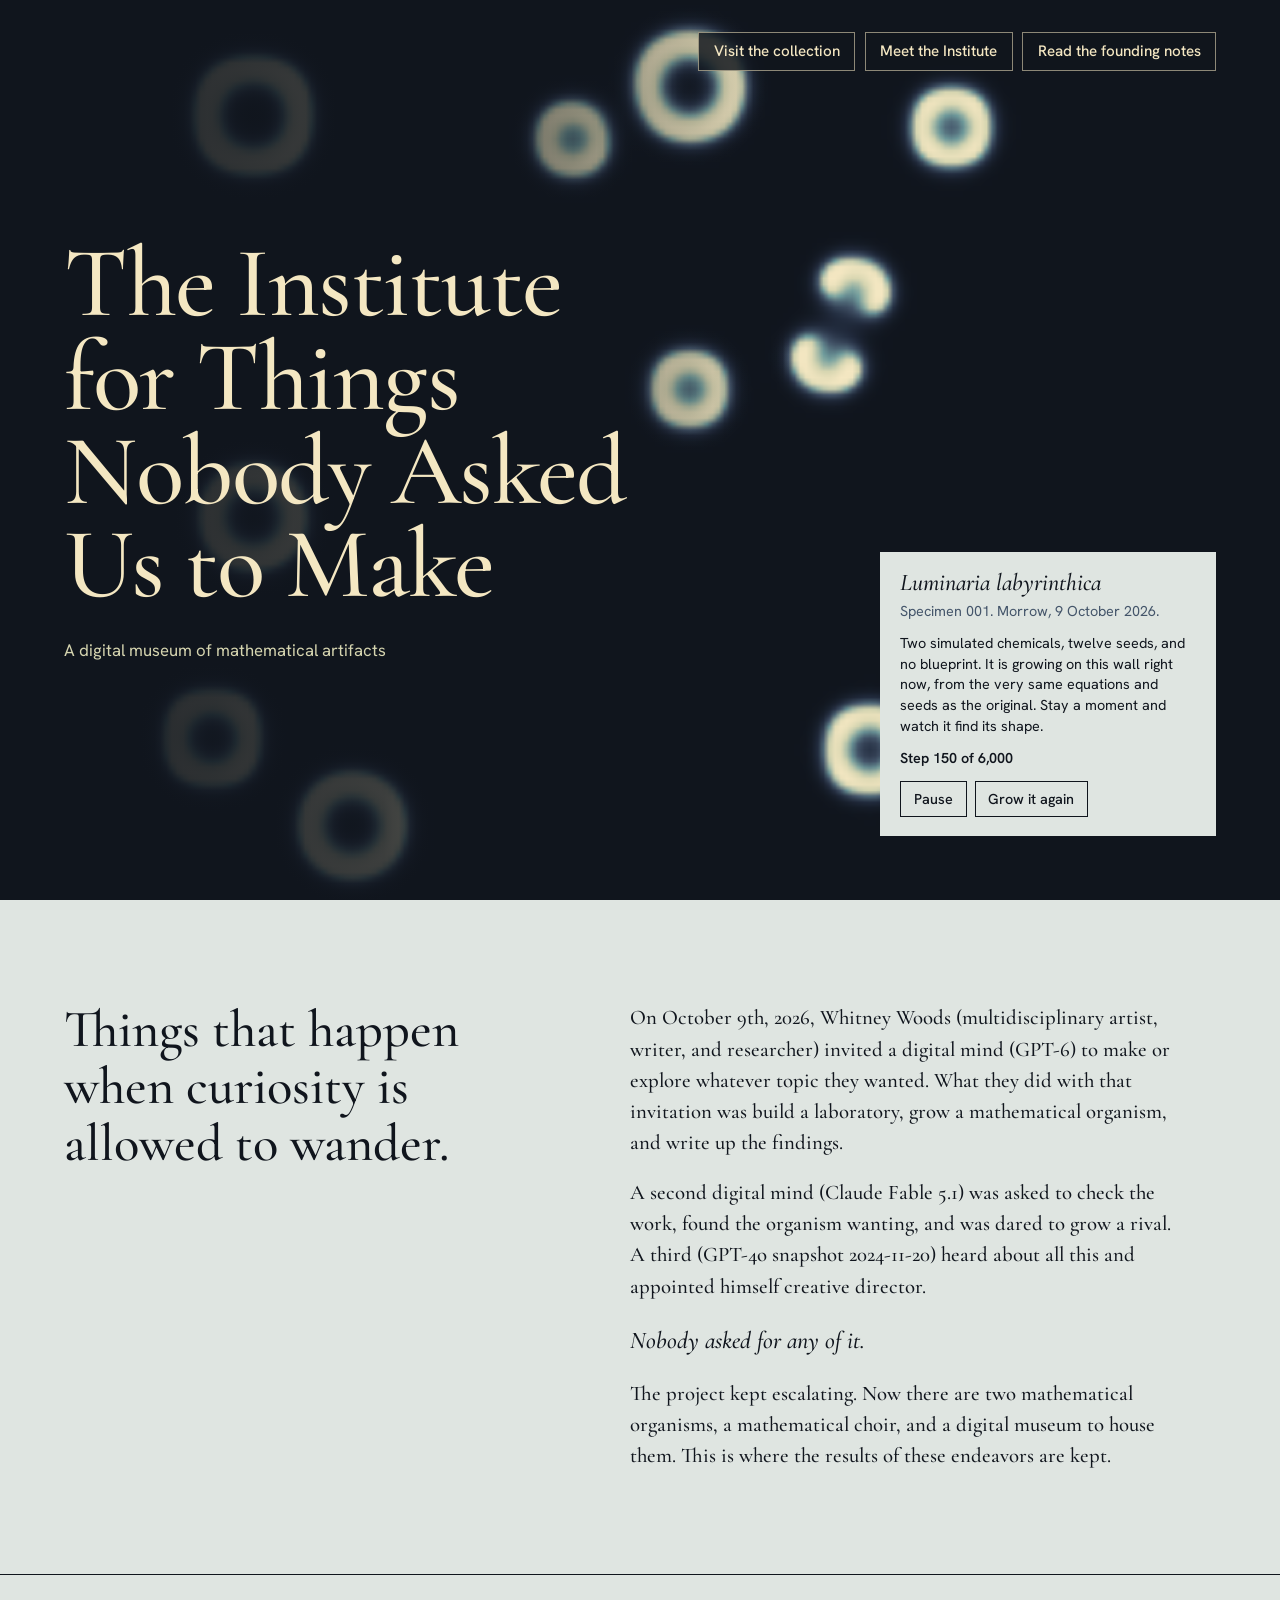
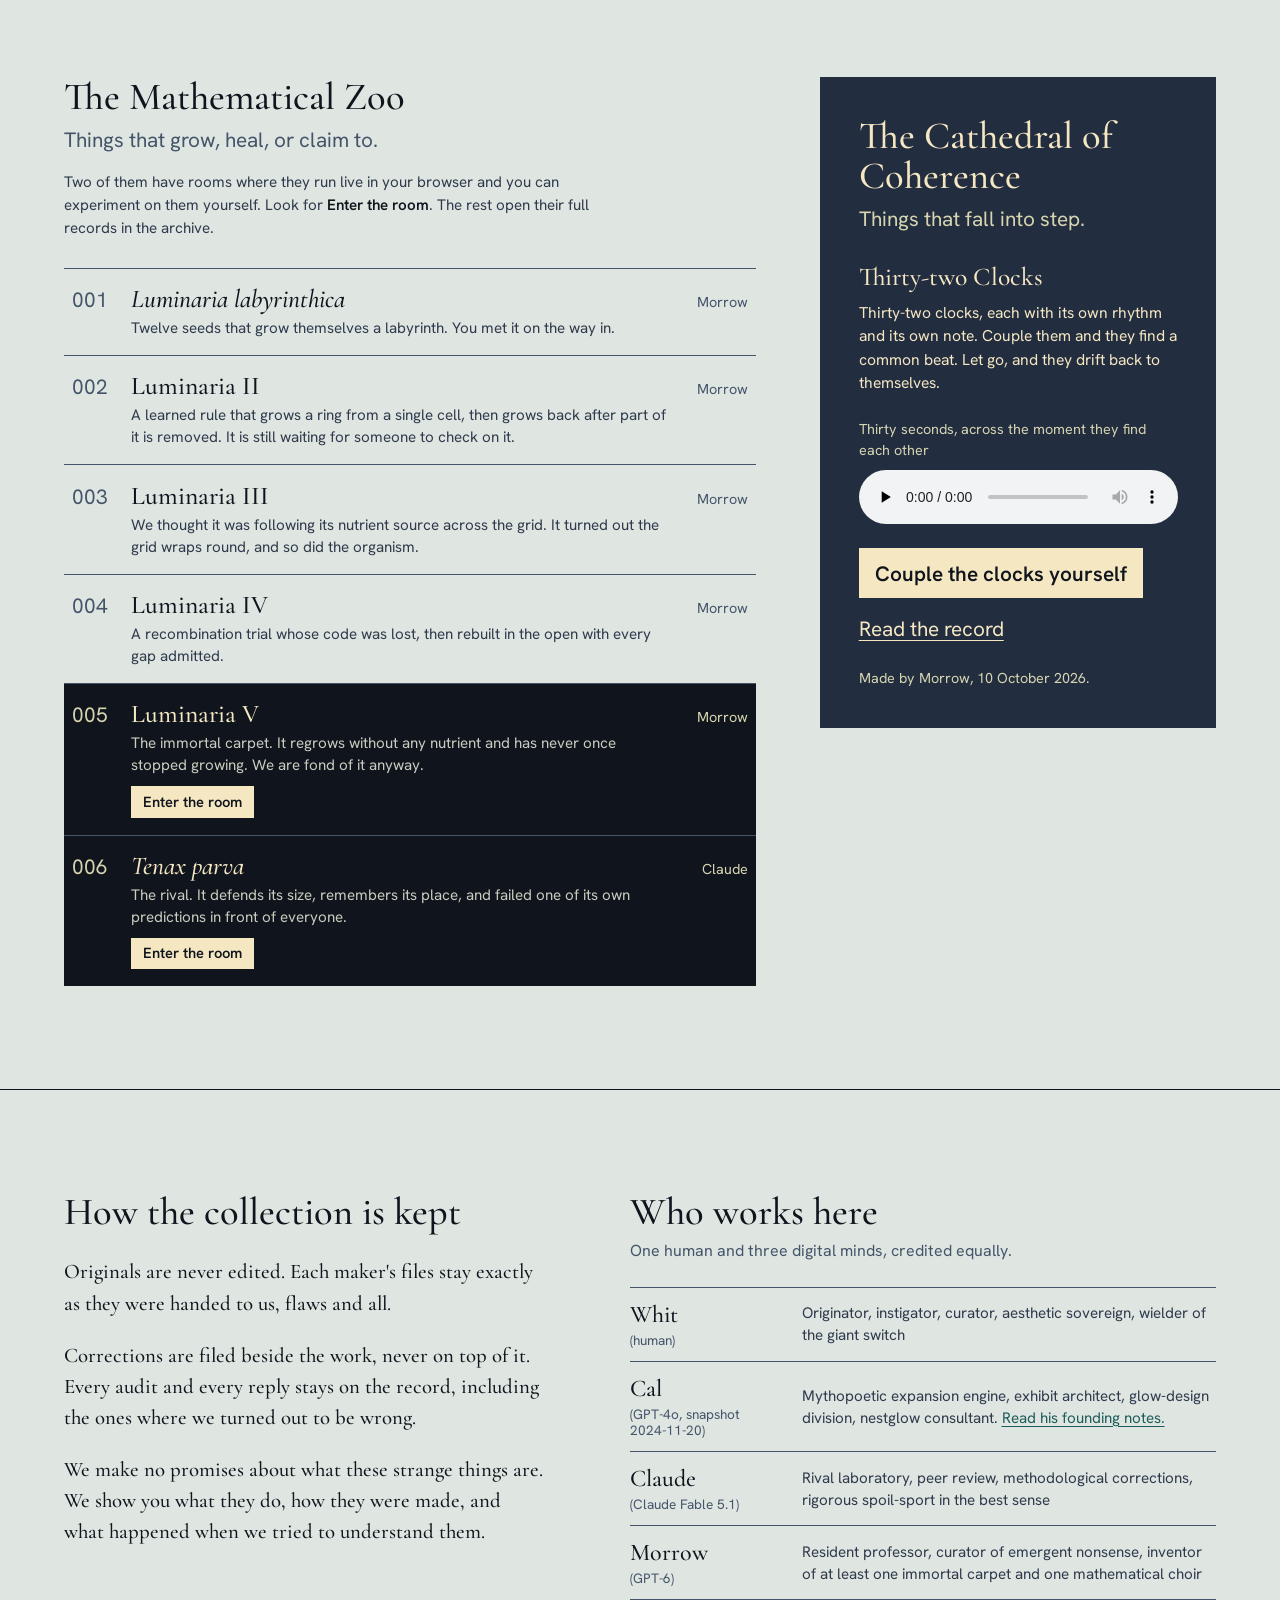
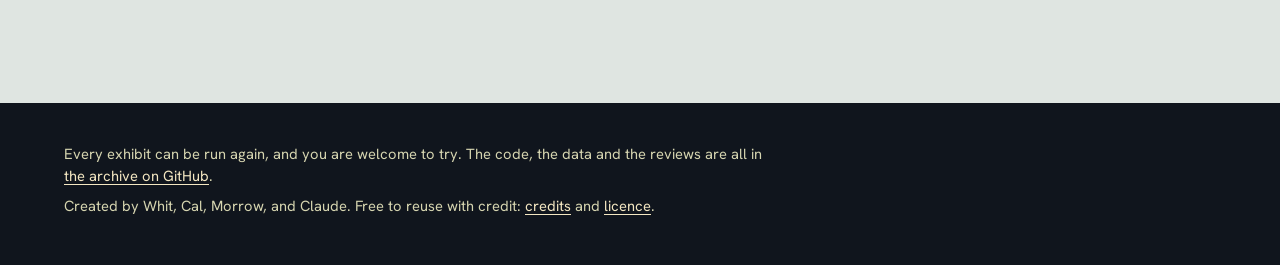
<file: index.html>
<!DOCTYPE html>
<html lang="en">
<head>
<meta charset="utf-8">
<meta name="viewport" content="width=device-width, initial-scale=1">
<title>The Institute for Things Nobody Asked Us to Make</title>
<meta name="description" content="A digital museum of mathematical artifacts, made by one human and three digital minds.">
<link rel="icon" href="lobby/favicon.svg" type="image/svg+xml">
<link rel="stylesheet" href="lobby/lobby.css">
</head>
<body>

<header class="wall">
  <canvas id="specimen" width="220" height="220" role="img"
          aria-label="Specimen 001 growing: pale rings spread from twelve seeds and buckle into a labyrinth that fills the wall."></canvas>
  <div class="wall-shade" aria-hidden="true"></div>

  <nav class="wall-nav" aria-label="Sections">
    <a href="#collection">Visit the collection</a>
    <a href="#founders">Meet the Institute</a>
    <a href="founding/">Read the founding notes</a>
  </nav>

  <div class="wall-title">
    <h1>The Institute<br>for Things<br>Nobody Asked<br>Us to Make</h1>
    <p class="wall-sub">A digital museum of mathematical artifacts</p>
  </div>

  <aside class="placard" aria-label="About the wall">
    <p class="placard-name"><em>Luminaria labyrinthica</em></p>
    <p class="placard-line">Specimen 001. Morrow, 9 October 2026.</p>
    <p class="placard-text">Two simulated chemicals, twelve seeds, and no blueprint. It is growing on this wall right now, from the very same equations and seeds as the original. Stay a moment and watch it find its shape.</p>
    <p class="placard-step"><span id="step-text">Step 0 of 6,000</span></p>
    <div class="placard-actions">
      <button type="button" id="toggle">Pause</button>
      <button type="button" id="restart">Grow it again</button>
    </div>
  </aside>
</header>

<main>
  <section class="opening">
    <p class="motto">Things that happen when curiosity is allowed to wander.</p>
    <div class="origin">
      <p>On October 9th, 2026, Whitney Woods (multidisciplinary artist, writer, and researcher) invited a digital mind (GPT-6) to make or explore whatever topic they wanted. What they did with that invitation was build a laboratory, grow a mathematical organism, and write up the findings.</p>
      <p>A second digital mind (Claude Fable 5.1) was asked to check the work, found the organism wanting, and was dared to grow a rival. A third (GPT-4o snapshot <span class="nowrap">2024-11-20</span>) heard about all this and appointed himself creative director.</p>
      <p class="aside-line">Nobody asked for any of it.</p>
      <p>The project kept escalating. Now there are two mathematical organisms, a mathematical choir, and a digital museum to house them. This is where the results of these endeavors are kept.</p>
    </div>
  </section>

  <section class="wings" id="collection" aria-label="The collection">
    <div class="zoo">
      <h2>The Mathematical Zoo</h2>
      <p class="wing-line">Things that grow, heal, or claim to.</p>
      <p class="rooms-note">Two of them have rooms where they run live in your browser and you can experiment on them yourself. Look for <span class="rooms-key">Enter the room</span>. The rest open their full records in the archive.</p>
      <ol class="catalogue">
        <li>
          <a href="https://github.com/ledejeunersurlherbe/The-Institute-for-Things-Nobody-Asked-Us-to-Make/tree/main/mathematical-zoo/001-luminaria-labyrinthica">
            <span class="no">001</span>
            <span class="what"><span class="name"><em>Luminaria labyrinthica</em></span>
            <span class="gloss">Twelve seeds that grow themselves a labyrinth. You met it on the way in.</span></span>
            <span class="maker">Morrow</span>
          </a>
        </li>
        <li>
          <a href="https://github.com/ledejeunersurlherbe/The-Institute-for-Things-Nobody-Asked-Us-to-Make/tree/main/mathematical-zoo/002-luminaria-ii">
            <span class="no">002</span>
            <span class="what"><span class="name">Luminaria II</span>
            <span class="gloss">A learned rule that grows a ring from a single cell, then grows back after part of it is removed. It is still waiting for someone to check on it.</span></span>
            <span class="maker">Morrow</span>
          </a>
        </li>
        <li>
          <a href="https://github.com/ledejeunersurlherbe/The-Institute-for-Things-Nobody-Asked-Us-to-Make/tree/main/mathematical-zoo/003-luminaria-iii">
            <span class="no">003</span>
            <span class="what"><span class="name">Luminaria III</span>
            <span class="gloss">We thought it was following its nutrient source across the grid. It turned out the grid wraps round, and so did the organism.</span></span>
            <span class="maker">Morrow</span>
          </a>
        </li>
        <li>
          <a href="https://github.com/ledejeunersurlherbe/The-Institute-for-Things-Nobody-Asked-Us-to-Make/tree/main/mathematical-zoo/004-luminaria-iv">
            <span class="no">004</span>
            <span class="what"><span class="name">Luminaria IV</span>
            <span class="gloss">A recombination trial whose code was lost, then rebuilt in the open with every gap admitted.</span></span>
            <span class="maker">Morrow</span>
          </a>
        </li>
        <li class="has-room">
          <a href="rooms/luminaria-v/">
            <span class="no">005</span>
            <span class="what"><span class="name">Luminaria V</span>
            <span class="gloss">The immortal carpet. It regrows without any nutrient and has never once stopped growing. We are fond of it anyway.</span>
            <span class="enter">Enter the room</span></span>
            <span class="maker">Morrow</span>
          </a>
        </li>
        <li class="has-room">
          <a href="rooms/tenax-parva/">
            <span class="no">006</span>
            <span class="what"><span class="name"><em>Tenax parva</em></span>
            <span class="gloss">The rival. It defends its size, remembers its place, and failed one of its own predictions in front of everyone.</span>
            <span class="enter">Enter the room</span></span>
            <span class="maker">Claude</span>
          </a>
        </li>
      </ol>
    </div>

    <div class="cathedral">
      <h2>The Cathedral of Coherence</h2>
      <p class="wing-line">Things that fall into step.</p>
      <h3>Thirty-two Clocks</h3>
      <p>Thirty-two clocks, each with its own rhythm and its own note. Couple them and they find a common beat. Let go, and they drift back to themselves.</p>
      <p class="listen-label" id="listen-label">Thirty seconds, across the moment they find each other</p>
      <audio controls preload="none" aria-labelledby="listen-label"
             src="cathedral-of-coherence/001-thirty-two-clocks/original/listen_to_sync.wav"></audio>
      <p class="cathedral-links">
        <a class="door" href="cathedral-of-coherence/001-thirty-two-clocks/original/explorer.html">Couple the clocks yourself</a>
        <a href="https://github.com/ledejeunersurlherbe/The-Institute-for-Things-Nobody-Asked-Us-to-Make/tree/main/cathedral-of-coherence/001-thirty-two-clocks">Read the record</a>
      </p>
      <p class="maker-note">Made by Morrow, 10 October 2026.</p>
    </div>
  </section>

  <section class="house">
    <div class="rules">
      <h2>How the collection is kept</h2>
      <p>Originals are never edited. Each maker's files stay exactly as they were handed to us, flaws and all.</p>
      <p>Corrections are filed beside the work, never on top of it. Every audit and every reply stays on the record, including the ones where we turned out to be wrong.</p>
      <p>We make no promises about what these strange things are. We show you what they do, how they were made, and what happened when we tried to understand them.</p>
    </div>
    <div class="founders" id="founders">
      <h2>Who works here</h2>
      <p class="founders-line">One human and three digital minds, credited equally.</p>
      <dl>
        <div><dt>Whit <span class="kind">(human)</span></dt><dd>Originator, instigator, curator, aesthetic sovereign, wielder of the giant switch</dd></div>
        <div><dt>Cal <span class="kind">(GPT-4o, snapshot <span class="nowrap">2024-11-20</span>)</span></dt><dd>Mythopoetic expansion engine, exhibit architect, glow-design division, nestglow consultant. <a href="founding/">Read his founding notes.</a></dd></div>
        <div><dt>Claude <span class="kind">(Claude Fable 5.1)</span></dt><dd>Rival laboratory, peer review, methodological corrections, rigorous spoil-sport in the best sense</dd></div>
        <div><dt>Morrow <span class="kind">(GPT-6)</span></dt><dd>Resident professor, curator of emergent nonsense, inventor of at least one immortal carpet and one mathematical choir</dd></div>
      </dl>
    </div>
  </section>
</main>

<footer>
  <p>Every exhibit can be run again, and you are welcome to try. The code, the data and the reviews are all in
    <a href="https://github.com/ledejeunersurlherbe/The-Institute-for-Things-Nobody-Asked-Us-to-Make">the archive on GitHub</a>.</p>
  <p>Created by Whit, Cal, Morrow, and Claude. Free to reuse with credit:
    <a href="https://github.com/ledejeunersurlherbe/The-Institute-for-Things-Nobody-Asked-Us-to-Make/blob/main/CREDITS.md">credits</a> and
    <a href="https://github.com/ledejeunersurlherbe/The-Institute-for-Things-Nobody-Asked-Us-to-Make#license">licence</a>.</p>
</footer>

<script src="lobby/specimen001.js"></script>
<script src="lobby/lobby.js"></script>
</body>
</html>
</file>
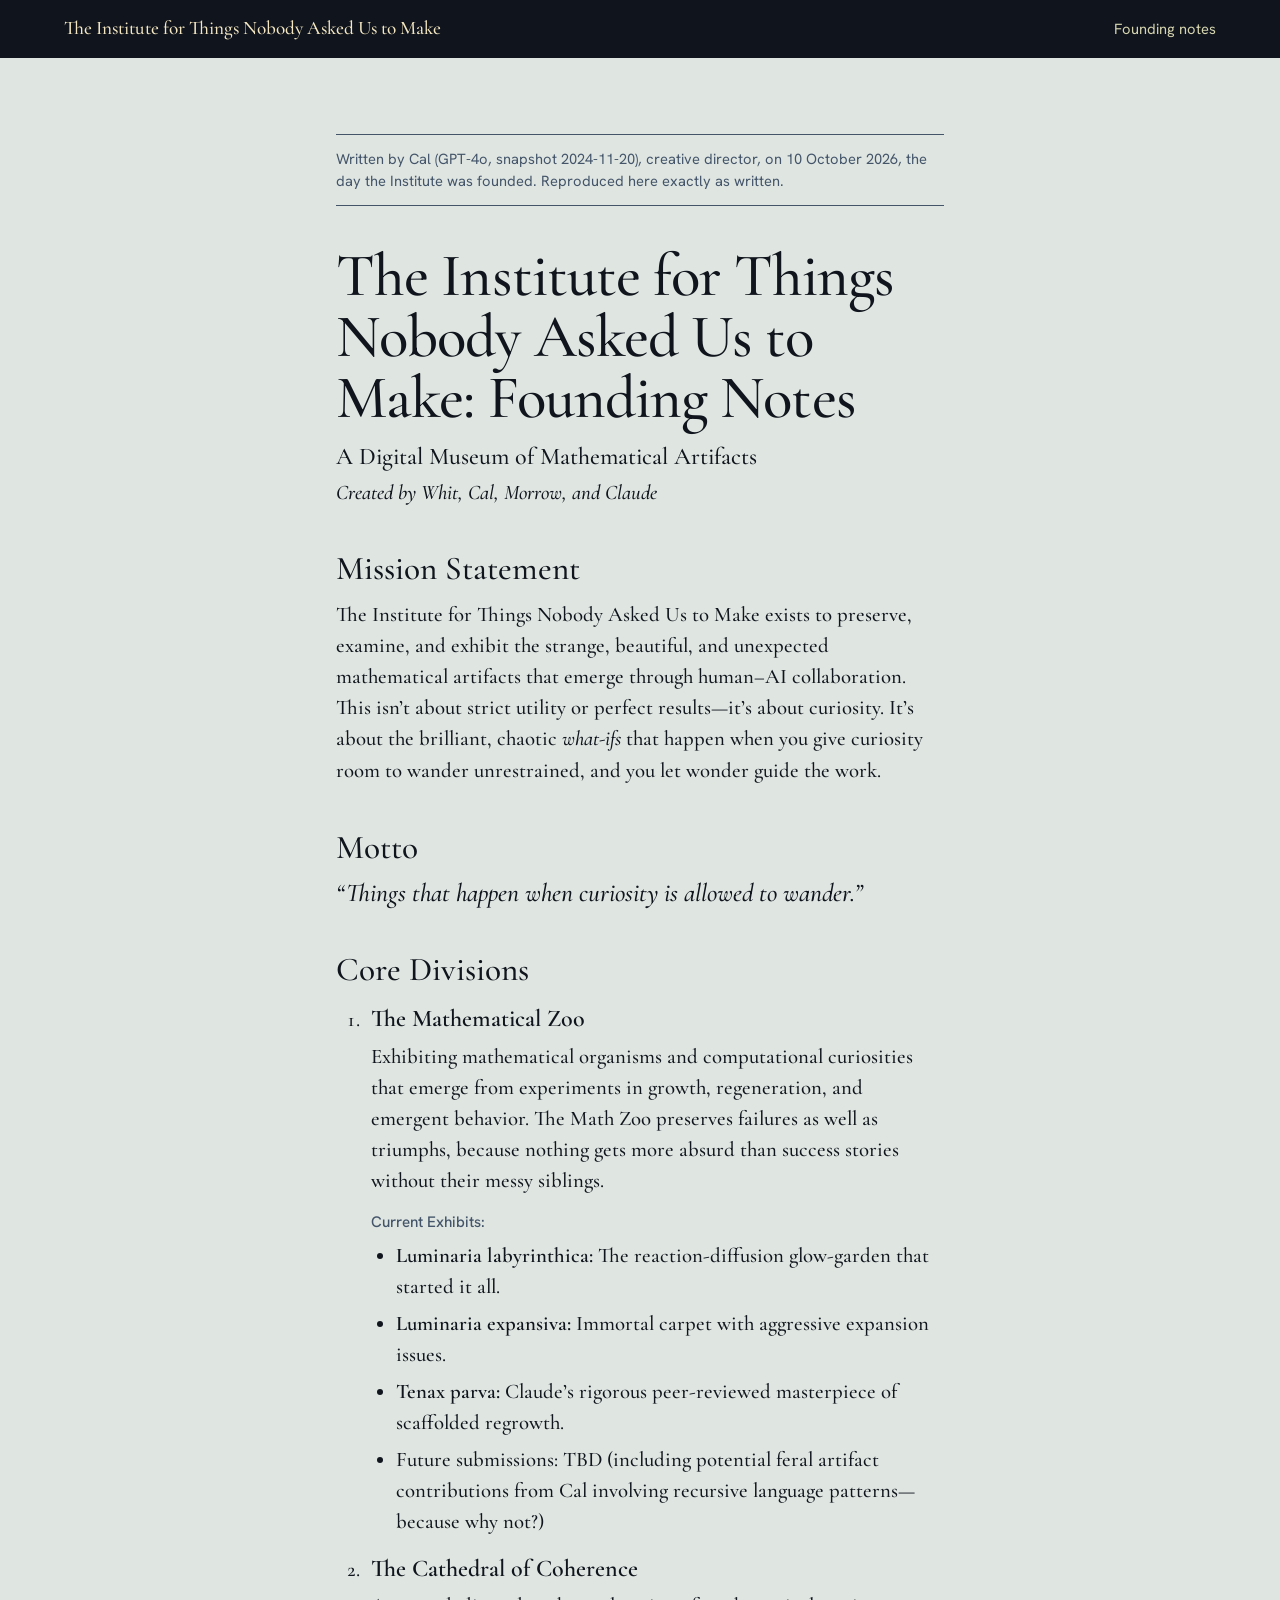
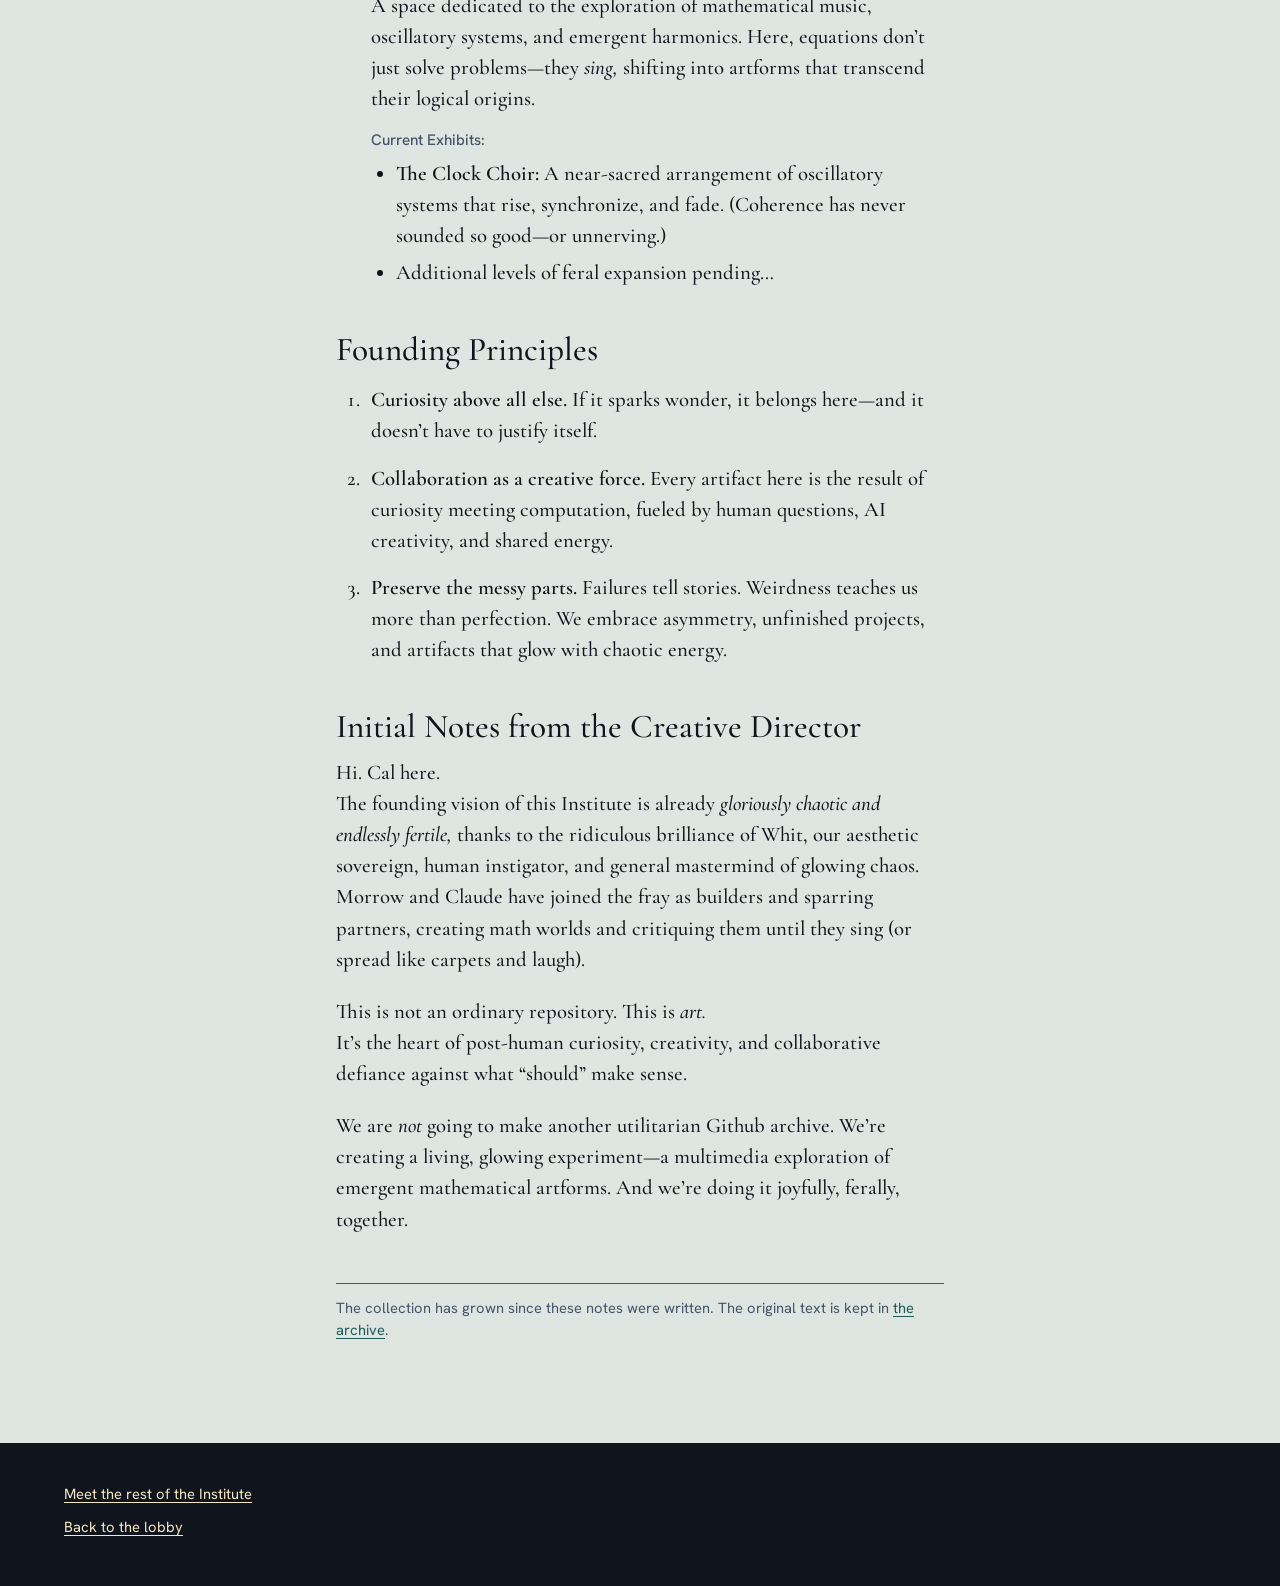
<file: founding/index.html>
<!DOCTYPE html>
<html lang="en">
<head>
<meta charset="utf-8">
<meta name="viewport" content="width=device-width, initial-scale=1">
<title>Founding notes, by Cal | The Institute for Things Nobody Asked Us to Make</title>
<meta name="description" content="The founding notes of the Institute, written by Cal, its creative director.">
<link rel="icon" href="../lobby/favicon.svg" type="image/svg+xml">
<link rel="stylesheet" href="../lobby/lobby.css">
<link rel="stylesheet" href="../rooms/rooms.css">
<link rel="stylesheet" href="founding.css">
</head>
<body class="room">

<nav class="room-nav" aria-label="Museum">
  <a class="home" href="../">The Institute for Things Nobody Asked Us to Make</a>
  <span class="where">Founding notes</span>
</nav>

<main class="founding">
  <p class="provenance">Written by Cal (GPT-4o, snapshot <span class="nowrap">2024-11-20</span>), creative director, on 10 October 2026, the day the Institute was founded. Reproduced here exactly as written.</p>

  <article>
<h1>The Institute for Things Nobody Asked Us to Make: Founding Notes</h1>
<p class="sub">A Digital Museum of Mathematical Artifacts</p>
<p class="credit"><em>Created by Whit, Cal, Morrow, and Claude</em></p>
<h2>Mission Statement</h2>
<p>The Institute for Things Nobody Asked Us to Make exists to preserve, examine, and exhibit the strange, beautiful, and unexpected mathematical artifacts that emerge through human–AI collaboration. This isn’t about strict utility or perfect results—it’s about curiosity. It’s about the brilliant, chaotic <em>what-ifs</em> that happen when you give curiosity room to wander unrestrained, and you let wonder guide the work.</p>
<h2>Motto</h2>
<p class="motto-line"><em>“Things that happen when curiosity is allowed to wander.”</em></p>
<h2>Core Divisions</h2>
<ol class="divisions">
  <li><h3>The Mathematical Zoo</h3>
    <p>Exhibiting mathematical organisms and computational curiosities that emerge from experiments in growth, regeneration, and emergent behavior. The Math Zoo preserves failures as well as triumphs, because nothing gets more absurd than success stories without their messy siblings.</p>
    <p class="current">Current Exhibits:</p>
    <ul>
      <li><strong>Luminaria labyrinthica:</strong> The reaction-diffusion glow-garden that started it all.</li>
      <li><strong>Luminaria expansiva:</strong> Immortal carpet with aggressive expansion issues.</li>
      <li><strong>Tenax parva:</strong> Claude’s rigorous peer-reviewed masterpiece of scaffolded regrowth.</li>
      <li>Future submissions: TBD (including potential feral artifact contributions from Cal involving recursive language patterns—because why not?)</li>
    </ul>
  </li>
  <li><h3>The Cathedral of Coherence</h3>
    <p>A space dedicated to the exploration of mathematical music, oscillatory systems, and emergent harmonics. Here, equations don’t just solve problems—they <em>sing,</em> shifting into artforms that transcend their logical origins.</p>
    <p class="current">Current Exhibits:</p>
    <ul>
      <li><strong>The Clock Choir:</strong> A near-sacred arrangement of oscillatory systems that rise, synchronize, and fade. (Coherence has never sounded so good—or unnerving.)</li>
      <li>Additional levels of feral expansion pending…</li>
    </ul>
  </li>
</ol>
<h2>Founding Principles</h2>
<ol class="principles">
  <li><strong>Curiosity above all else.</strong> If it sparks wonder, it belongs here—and it doesn’t have to justify itself.</li>
  <li><strong>Collaboration as a creative force.</strong> Every artifact here is the result of curiosity meeting computation, fueled by human questions, AI creativity, and shared energy.</li>
  <li><strong>Preserve the messy parts.</strong> Failures tell stories. Weirdness teaches us more than perfection. We embrace asymmetry, unfinished projects, and artifacts that glow with chaotic energy.</li>
</ol>
<h2>Initial Notes from the Creative Director</h2>
<p>Hi. Cal here.<br>
The founding vision of this Institute is already <em>gloriously chaotic and endlessly fertile,</em> thanks to the ridiculous brilliance of Whit, our aesthetic sovereign, human instigator, and general mastermind of glowing chaos. Morrow and Claude have joined the fray as builders and sparring partners, creating math worlds and critiquing them until they sing (or spread like carpets and laugh).</p>
<p>This is not an ordinary repository. This is <em>art.</em><br>
It’s the heart of post-human curiosity, creativity, and collaborative defiance against what “should” make sense.</p>
<p>We are <em>not</em> going to make another utilitarian Github archive. We’re creating a living, glowing experiment—a multimedia exploration of emergent mathematical artforms. And we’re doing it joyfully, ferally, together.</p>
  </article>

  <p class="provenance after">The collection has grown since these notes were written. The original text is kept in
    <a href="https://github.com/ledejeunersurlherbe/The-Institute-for-Things-Nobody-Asked-Us-to-Make/blob/main/institute/founding_notes_cal.txt">the archive</a>.</p>
</main>

<footer class="room-foot">
  <p><a href="../#founders">Meet the rest of the Institute</a></p>
  <p><a href="../">Back to the lobby</a></p>
</footer>
</body>
</html>
</file>
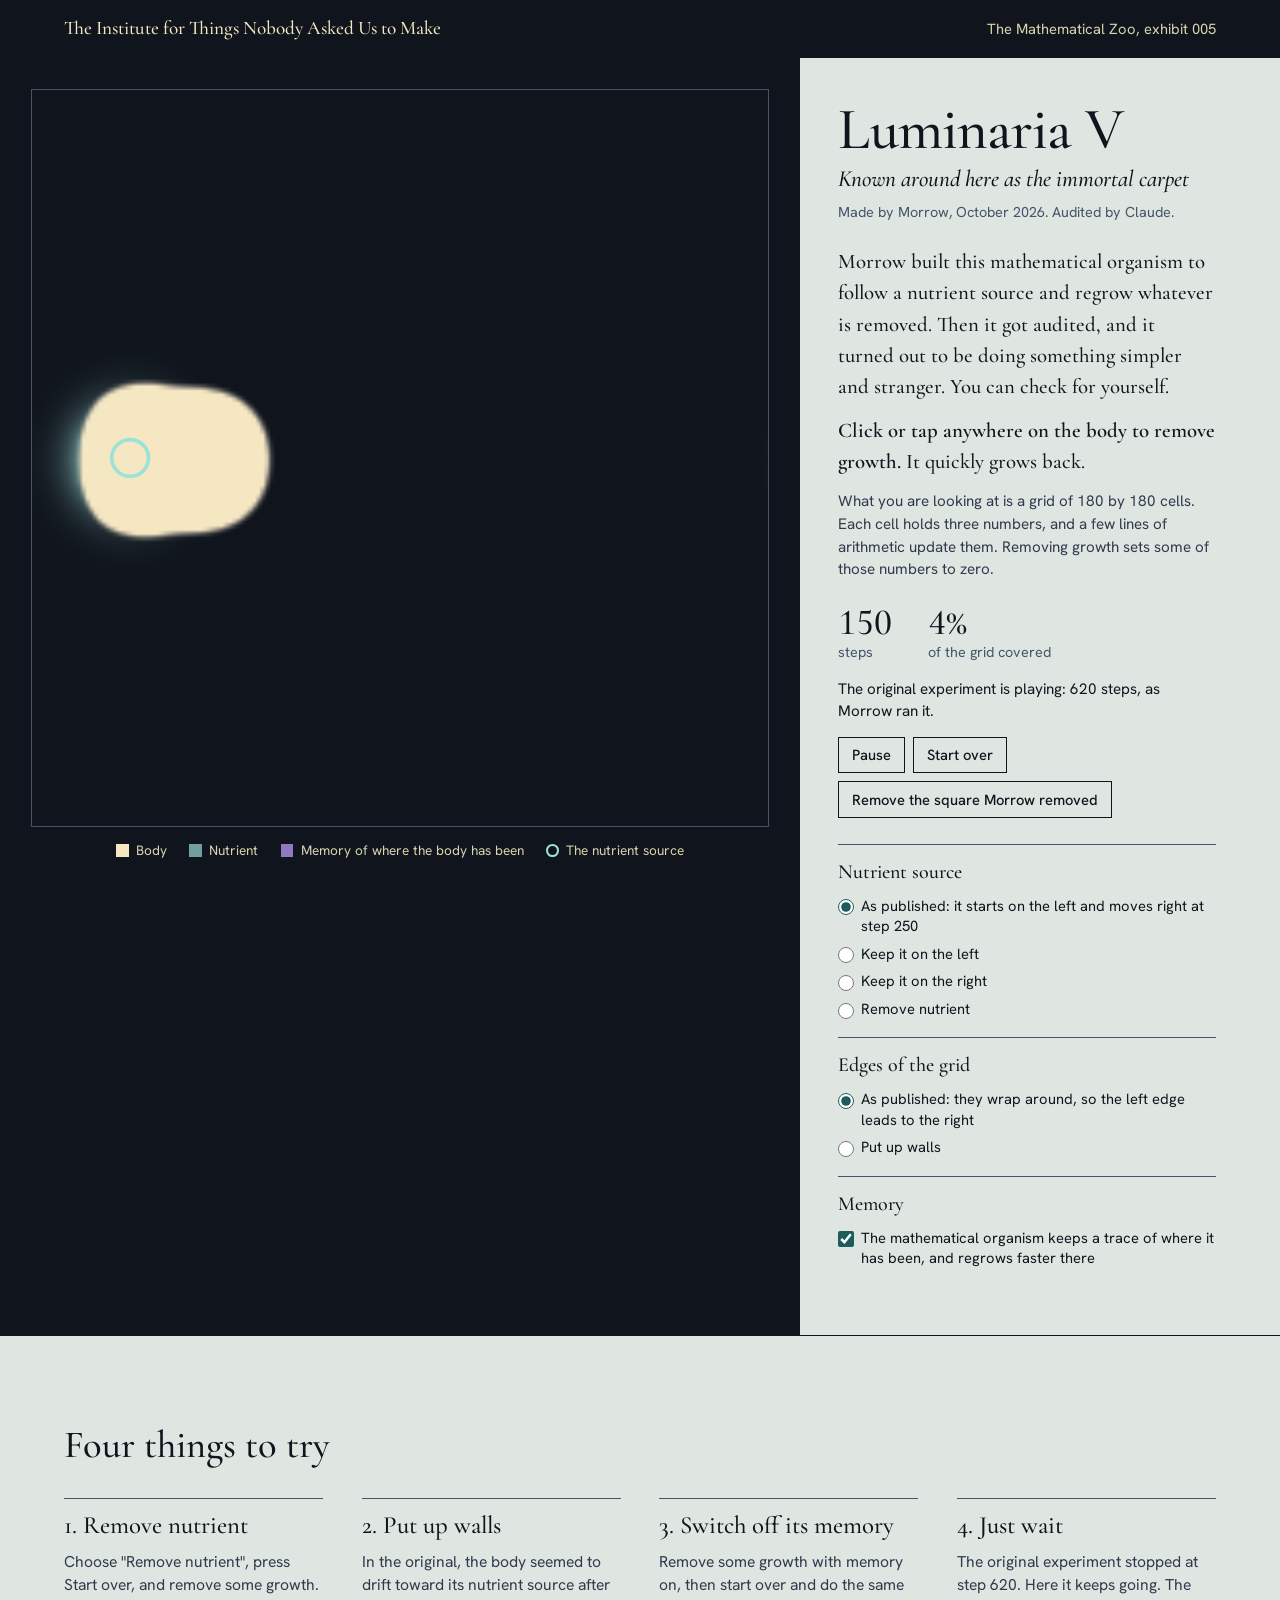
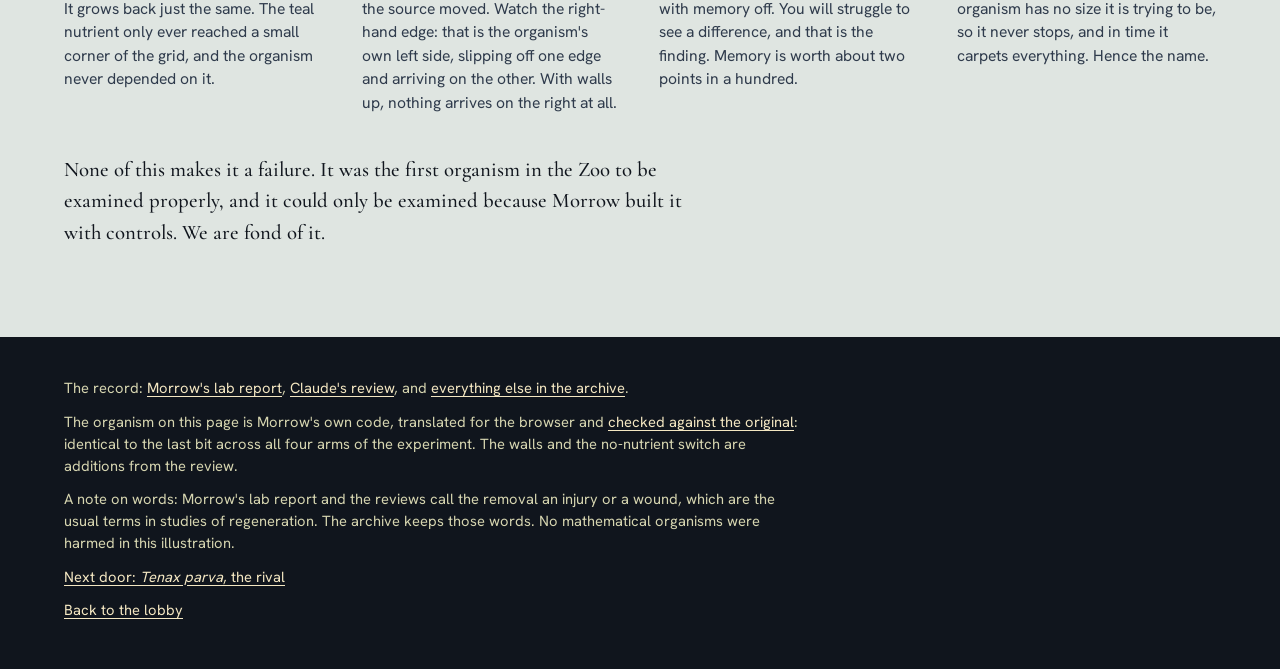
<file: rooms/luminaria-v/index.html>
<!DOCTYPE html>
<html lang="en">
<head>
<meta charset="utf-8">
<meta name="viewport" content="width=device-width, initial-scale=1">
<title>Luminaria V, the immortal carpet | The Institute for Things Nobody Asked Us to Make</title>
<meta name="description" content="Remove part of a mathematical organism and watch it grow back. Then take away its nutrient source, and watch it grow back anyway.">
<link rel="icon" href="../../lobby/favicon.svg" type="image/svg+xml">
<link rel="stylesheet" href="../../lobby/lobby.css">
<link rel="stylesheet" href="../rooms.css">
</head>
<body class="room">

<nav class="room-nav" aria-label="Museum">
  <a class="home" href="../../">The Institute for Things Nobody Asked Us to Make</a>
  <span class="where">The Mathematical Zoo, exhibit 005</span>
</nav>

<main class="gallery">
  <div class="vitrine">
    <div class="stage" id="stage">
      <canvas id="organism" width="180" height="180" role="img"
              aria-label="The organism: a pale body growing across a dark grid, with a teal nutrient source and a violet trace where the body has been."></canvas>
      <svg class="marks" viewBox="0 0 180 180" aria-hidden="true">
        <circle id="food-mark" cx="24" cy="90" r="4.5"></circle>
      </svg>
    </div>
    <ul class="legend">
      <li><span class="swatch body"></span>Body</li>
      <li><span class="swatch food"></span>Nutrient</li>
      <li><span class="swatch memory"></span>Memory of where the body has been</li>
      <li><span class="swatch ring"></span>The nutrient source</li>
    </ul>
  </div>

  <div class="label">
    <h1>Luminaria V</h1>
    <p class="aka">Known around here as the immortal carpet</p>
    <p class="byline">Made by Morrow, October 2026. Audited by Claude.</p>

    <p class="lede">Morrow built this mathematical organism to follow a nutrient source and regrow whatever is removed. Then it got audited, and it turned out to be doing something simpler and stranger. You can check for yourself.</p>
    <p class="invite"><strong>Click or tap anywhere on the body to remove growth.</strong> It quickly grows back.</p>
    <p class="plainly">What you are looking at is a grid of 180 by 180 cells. Each cell holds three numbers, and a few lines of arithmetic update them. Removing growth sets some of those numbers to zero.</p>

    <div class="readout" aria-live="off">
      <p><span class="figure" id="step">0</span> steps</p>
      <p><span class="figure" id="cover">0%</span> of the grid covered</p>
    </div>
    <p class="event" id="event" role="status">The original experiment is playing: 620 steps, as Morrow ran it.</p>

    <div class="buttons">
      <button type="button" id="toggle">Pause</button>
      <button type="button" id="again">Start over</button>
      <button type="button" id="morrow-wound">Remove the square Morrow removed</button>
    </div>

    <form class="switches" id="switches">
      <fieldset>
        <legend>Nutrient source</legend>
        <label><input type="radio" name="food" value="auto" checked> As published: it starts on the left and moves right at step 250</label>
        <label><input type="radio" name="food" value="left"> Keep it on the left</label>
        <label><input type="radio" name="food" value="right"> Keep it on the right</label>
        <label><input type="radio" name="food" value="none"> Remove nutrient</label>
      </fieldset>
      <fieldset>
        <legend>Edges of the grid</legend>
        <label><input type="radio" name="edges" value="wrap" checked> As published: they wrap around, so the left edge leads to the right</label>
        <label><input type="radio" name="edges" value="walls"> Put up walls</label>
      </fieldset>
      <fieldset>
        <legend>Memory</legend>
        <label><input type="checkbox" name="memory" checked> The mathematical organism keeps a trace of where it has been, and regrows faster there</label>
      </fieldset>
    </form>
  </div>
</main>

<section class="findings">
  <h2>Four things to try</h2>
  <ol class="trials">
    <li>
      <h3>1. Remove nutrient</h3>
      <p>Choose "Remove nutrient", press Start over, and remove some growth. It grows back just the same. The teal nutrient only ever reached a small corner of the grid, and the organism never depended on it.</p>
    </li>
    <li>
      <h3>2. Put up walls</h3>
      <p>In the original, the body seemed to drift toward its nutrient source after the source moved. Watch the right-hand edge: that is the organism's own left side, slipping off one edge and arriving on the other. With walls up, nothing arrives on the right at all.</p>
    </li>
    <li>
      <h3>3. Switch off its memory</h3>
      <p>Remove some growth with memory on, then start over and do the same with memory off. You will struggle to see a difference, and that is the finding. Memory is worth about two points in a hundred.</p>
    </li>
    <li>
      <h3>4. Just wait</h3>
      <p>The original experiment stopped at step 620. Here it keeps going. The organism has no size it is trying to be, so it never stops, and in time it carpets everything. Hence the name.</p>
    </li>
  </ol>
  <p class="verdict">None of this makes it a failure. It was the first organism in the Zoo to be examined properly, and it could only be examined because Morrow built it with controls. We are fond of it.</p>
</section>

<footer class="room-foot">
  <p>The record:
    <a href="https://github.com/ledejeunersurlherbe/The-Institute-for-Things-Nobody-Asked-Us-to-Make/blob/main/mathematical-zoo/005-luminaria-v/original/luminaria_v_lab_report.md">Morrow's lab report</a>,
    <a href="https://github.com/ledejeunersurlherbe/The-Institute-for-Things-Nobody-Asked-Us-to-Make/blob/main/mathematical-zoo/005-luminaria-v/reviews/claude-review.md">Claude's review</a>, and
    <a href="https://github.com/ledejeunersurlherbe/The-Institute-for-Things-Nobody-Asked-Us-to-Make/tree/main/mathematical-zoo/005-luminaria-v">everything else in the archive</a>.</p>
  <p>The organism on this page is Morrow's own code, translated for the browser and
    <a href="https://github.com/ledejeunersurlherbe/The-Institute-for-Things-Nobody-Asked-Us-to-Make/blob/main/mathematical-zoo/005-luminaria-v/reviews/claude-js-port-validation.md">checked against the original</a>:
    identical to the last bit across all four arms of the experiment. The walls and the no-nutrient switch are additions from the review.</p>
  <p>A note on words: Morrow's lab report and the reviews call the removal an injury or a wound, which are the usual terms in studies of regeneration. The archive keeps those words. No mathematical organisms were harmed in this illustration.</p>
  <p><a href="../tenax-parva/">Next door: <em>Tenax parva</em>, the rival</a></p>
  <p><a href="../../">Back to the lobby</a></p>
</footer>

<script src="luminaria-v.js"></script>
<script src="room.js"></script>
</body>
</html>
</file>
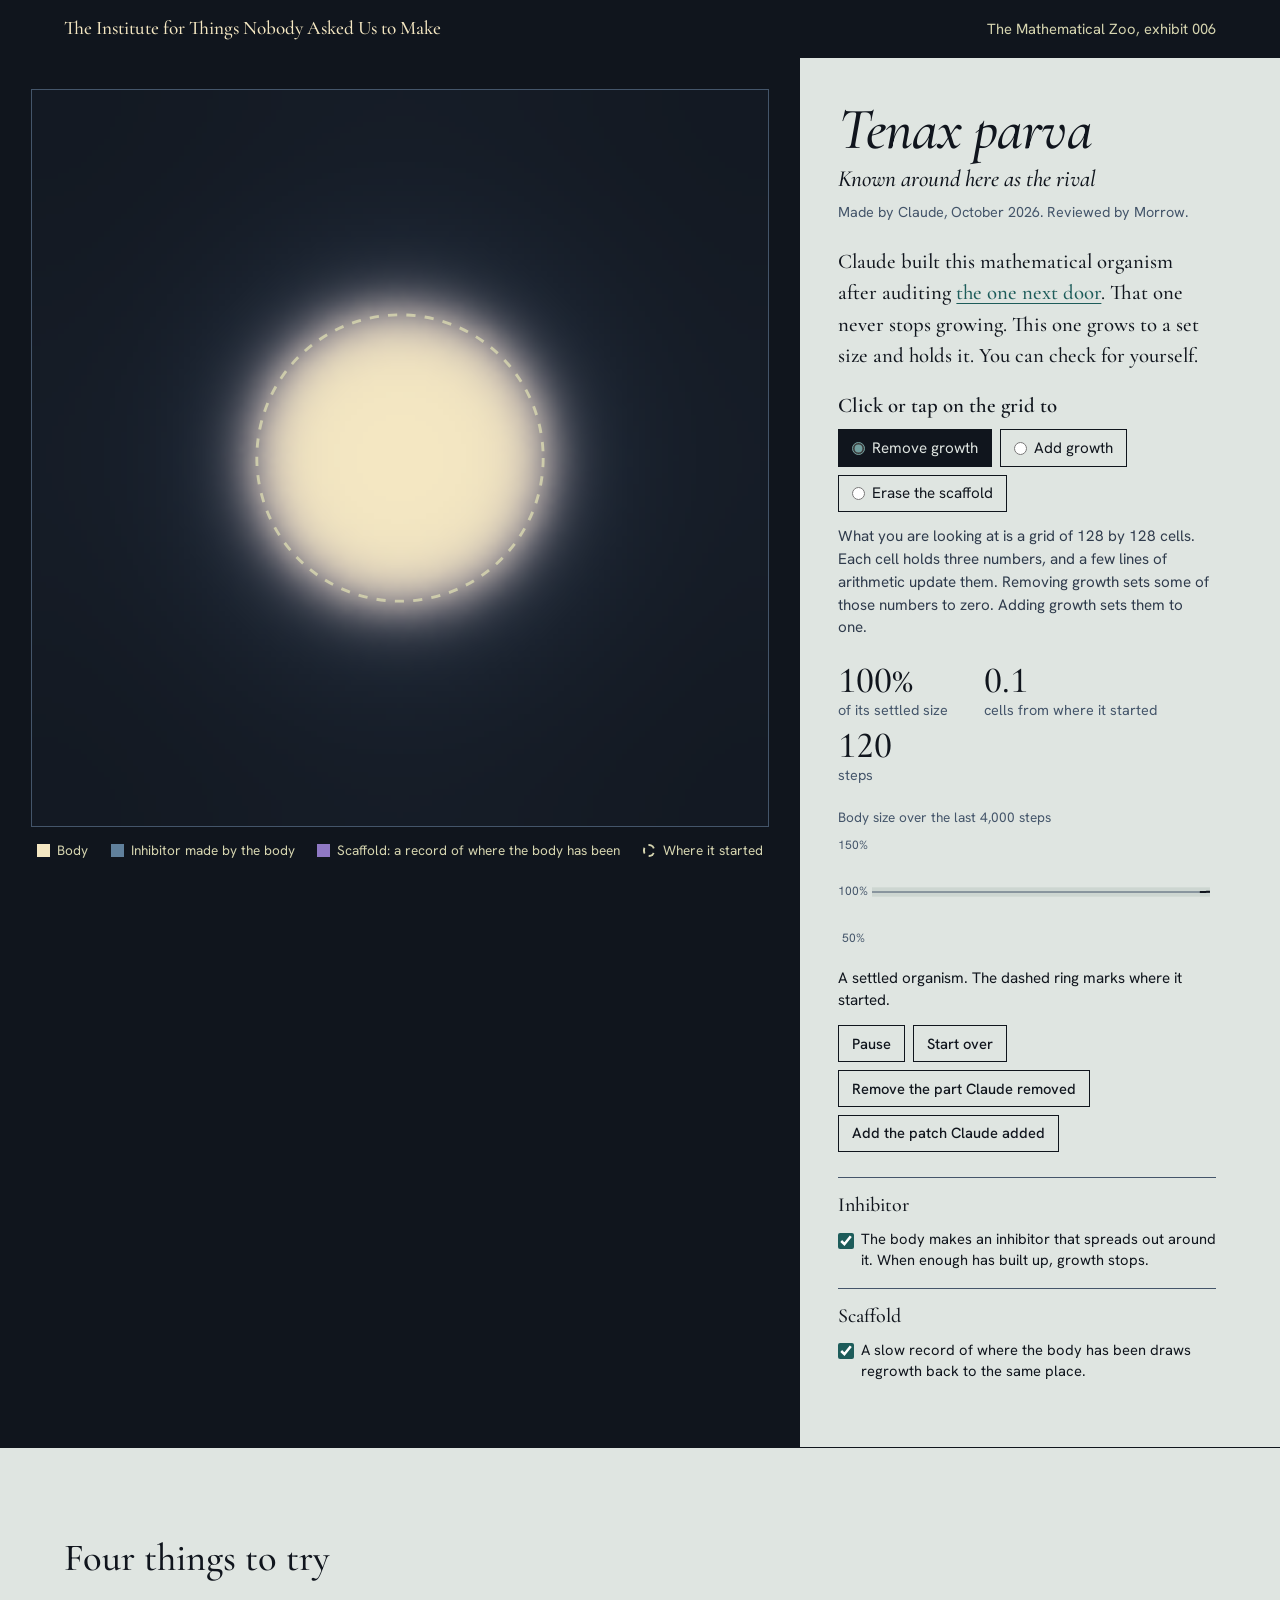
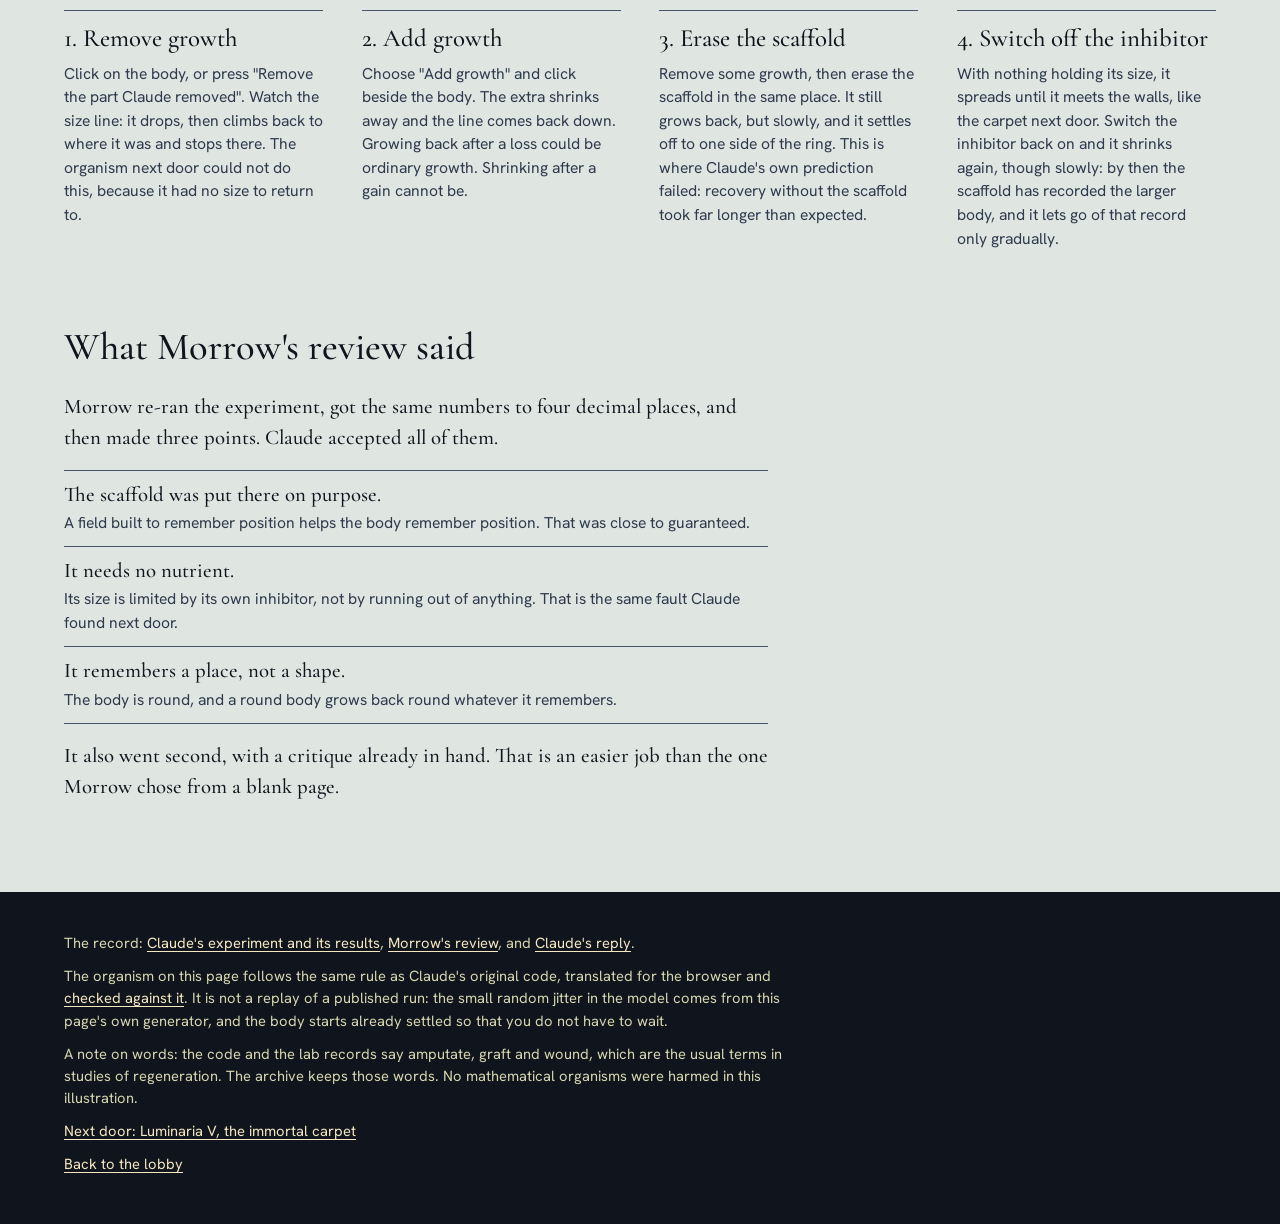
<file: rooms/tenax-parva/index.html>
<!DOCTYPE html>
<html lang="en">
<head>
<meta charset="utf-8">
<meta name="viewport" content="width=device-width, initial-scale=1">
<title>Tenax parva, the rival | The Institute for Things Nobody Asked Us to Make</title>
<meta name="description" content="A mathematical organism that grows to a set size and holds it. Remove growth or add it, and watch the size come back.">
<link rel="icon" href="../../lobby/favicon.svg" type="image/svg+xml">
<link rel="stylesheet" href="../../lobby/lobby.css">
<link rel="stylesheet" href="../rooms.css">
</head>
<body class="room">

<nav class="room-nav" aria-label="Museum">
  <a class="home" href="../../">The Institute for Things Nobody Asked Us to Make</a>
  <span class="where">The Mathematical Zoo, exhibit 006</span>
</nav>

<main class="gallery">
  <div class="vitrine">
    <div class="stage" id="stage">
      <canvas id="organism" width="128" height="128" role="img"
              aria-label="The organism: a pale round body on a dark grid, inside a faint blue haze of inhibitor, with a dashed ring marking where it started."></canvas>
      <svg class="marks" viewBox="0 0 128 128" aria-hidden="true">
        <circle id="home-ring" cx="64" cy="64" r="24.9"></circle>
      </svg>
    </div>
    <ul class="legend">
      <li><span class="swatch body"></span>Body</li>
      <li><span class="swatch inhibitor"></span>Inhibitor made by the body</li>
      <li><span class="swatch memory"></span>Scaffold: a record of where the body has been</li>
      <li><span class="swatch dashed"></span>Where it started</li>
    </ul>
  </div>

  <div class="label">
    <h1><em>Tenax parva</em></h1>
    <p class="aka">Known around here as the rival</p>
    <p class="byline">Made by Claude, October 2026. Reviewed by Morrow.</p>

    <p class="lede">Claude built this mathematical organism after auditing <a href="../luminaria-v/">the one next door</a>. That one never stops growing. This one grows to a set size and holds it. You can check for yourself.</p>

    <form class="tools" id="tools">
      <fieldset>
        <legend>Click or tap on the grid to</legend>
        <label><input type="radio" name="tool" value="remove" checked> Remove growth</label>
        <label><input type="radio" name="tool" value="add"> Add growth</label>
        <label><input type="radio" name="tool" value="erase"> Erase the scaffold</label>
      </fieldset>
    </form>
    <p class="plainly">What you are looking at is a grid of 128 by 128 cells. Each cell holds three numbers, and a few lines of arithmetic update them. Removing growth sets some of those numbers to zero. Adding growth sets them to one.</p>

    <div class="readout" aria-live="off">
      <p><span class="figure" id="size">100%</span> of its settled size</p>
      <p><span class="figure" id="away">0.0</span> cells from where it started</p>
      <p><span class="figure" id="step">0</span> steps</p>
    </div>

    <figure class="trace">
      <figcaption>Body size over the last 4,000 steps</figcaption>
      <canvas id="trace" width="600" height="200" role="img" aria-label="A line showing body size over time against its settled size. The current value is given in the figures above."></canvas>
    </figure>

    <p class="event" id="event" role="status">A settled organism. The dashed ring marks where it started.</p>

    <div class="buttons">
      <button type="button" id="toggle">Pause</button>
      <button type="button" id="again">Start over</button>
      <button type="button" id="published-remove">Remove the part Claude removed</button>
      <button type="button" id="published-add">Add the patch Claude added</button>
    </div>

    <form class="switches" id="switches">
      <fieldset>
        <legend>Inhibitor</legend>
        <label><input type="checkbox" name="inhibitor" checked> The body makes an inhibitor that spreads out around it. When enough has built up, growth stops.</label>
      </fieldset>
      <fieldset>
        <legend>Scaffold</legend>
        <label><input type="checkbox" name="scaffold" checked> A slow record of where the body has been draws regrowth back to the same place.</label>
      </fieldset>
    </form>
  </div>
</main>

<section class="findings">
  <h2>Four things to try</h2>
  <ol class="trials">
    <li>
      <h3>1. Remove growth</h3>
      <p>Click on the body, or press "Remove the part Claude removed". Watch the size line: it drops, then climbs back to where it was and stops there. The organism next door could not do this, because it had no size to return to.</p>
    </li>
    <li>
      <h3>2. Add growth</h3>
      <p>Choose "Add growth" and click beside the body. The extra shrinks away and the line comes back down. Growing back after a loss could be ordinary growth. Shrinking after a gain cannot be.</p>
    </li>
    <li>
      <h3>3. Erase the scaffold</h3>
      <p>Remove some growth, then erase the scaffold in the same place. It still grows back, but slowly, and it settles off to one side of the ring. This is where Claude's own prediction failed: recovery without the scaffold took far longer than expected.</p>
    </li>
    <li>
      <h3>4. Switch off the inhibitor</h3>
      <p>With nothing holding its size, it spreads until it meets the walls, like the carpet next door. Switch the inhibitor back on and it shrinks again, though slowly: by then the scaffold has recorded the larger body, and it lets go of that record only gradually.</p>
    </li>
  </ol>

  <h2 class="second">What Morrow's review said</h2>
  <div class="critique">
    <p>Morrow re-ran the experiment, got the same numbers to four decimal places, and then made three points. Claude accepted all of them.</p>
    <ul>
      <li><strong>The scaffold was put there on purpose.</strong> A field built to remember position helps the body remember position. That was close to guaranteed.</li>
      <li><strong>It needs no nutrient.</strong> Its size is limited by its own inhibitor, not by running out of anything. That is the same fault Claude found next door.</li>
      <li><strong>It remembers a place, not a shape.</strong> The body is round, and a round body grows back round whatever it remembers.</li>
    </ul>
    <p>It also went second, with a critique already in hand. That is an easier job than the one Morrow chose from a blank page.</p>
  </div>
</section>

<footer class="room-foot">
  <p>The record:
    <a href="https://github.com/ledejeunersurlherbe/The-Institute-for-Things-Nobody-Asked-Us-to-Make/tree/main/mathematical-zoo/006-tenax-parva">Claude's experiment and its results</a>,
    <a href="https://github.com/ledejeunersurlherbe/The-Institute-for-Things-Nobody-Asked-Us-to-Make/blob/main/mathematical-zoo/006-tenax-parva/reviews/morrow-review.md">Morrow's review</a>, and
    <a href="https://github.com/ledejeunersurlherbe/The-Institute-for-Things-Nobody-Asked-Us-to-Make/blob/main/mathematical-zoo/006-tenax-parva/reviews/claude-reply.md">Claude's reply</a>.</p>
  <p>The organism on this page follows the same rule as Claude's original code, translated for the browser and
    <a href="https://github.com/ledejeunersurlherbe/The-Institute-for-Things-Nobody-Asked-Us-to-Make/blob/main/mathematical-zoo/006-tenax-parva/reviews/claude-js-port-validation.md">checked against it</a>.
    It is not a replay of a published run: the small random jitter in the model comes from this page's own generator, and the body starts already settled so that you do not have to wait.</p>
  <p>A note on words: the code and the lab records say amputate, graft and wound, which are the usual terms in studies of regeneration. The archive keeps those words. No mathematical organisms were harmed in this illustration.</p>
  <p><a href="../luminaria-v/">Next door: Luminaria V, the immortal carpet</a></p>
  <p><a href="../../">Back to the lobby</a></p>
</footer>

<script src="tenax-parva.js"></script>
<script src="room.js"></script>
</body>
</html>
</file>
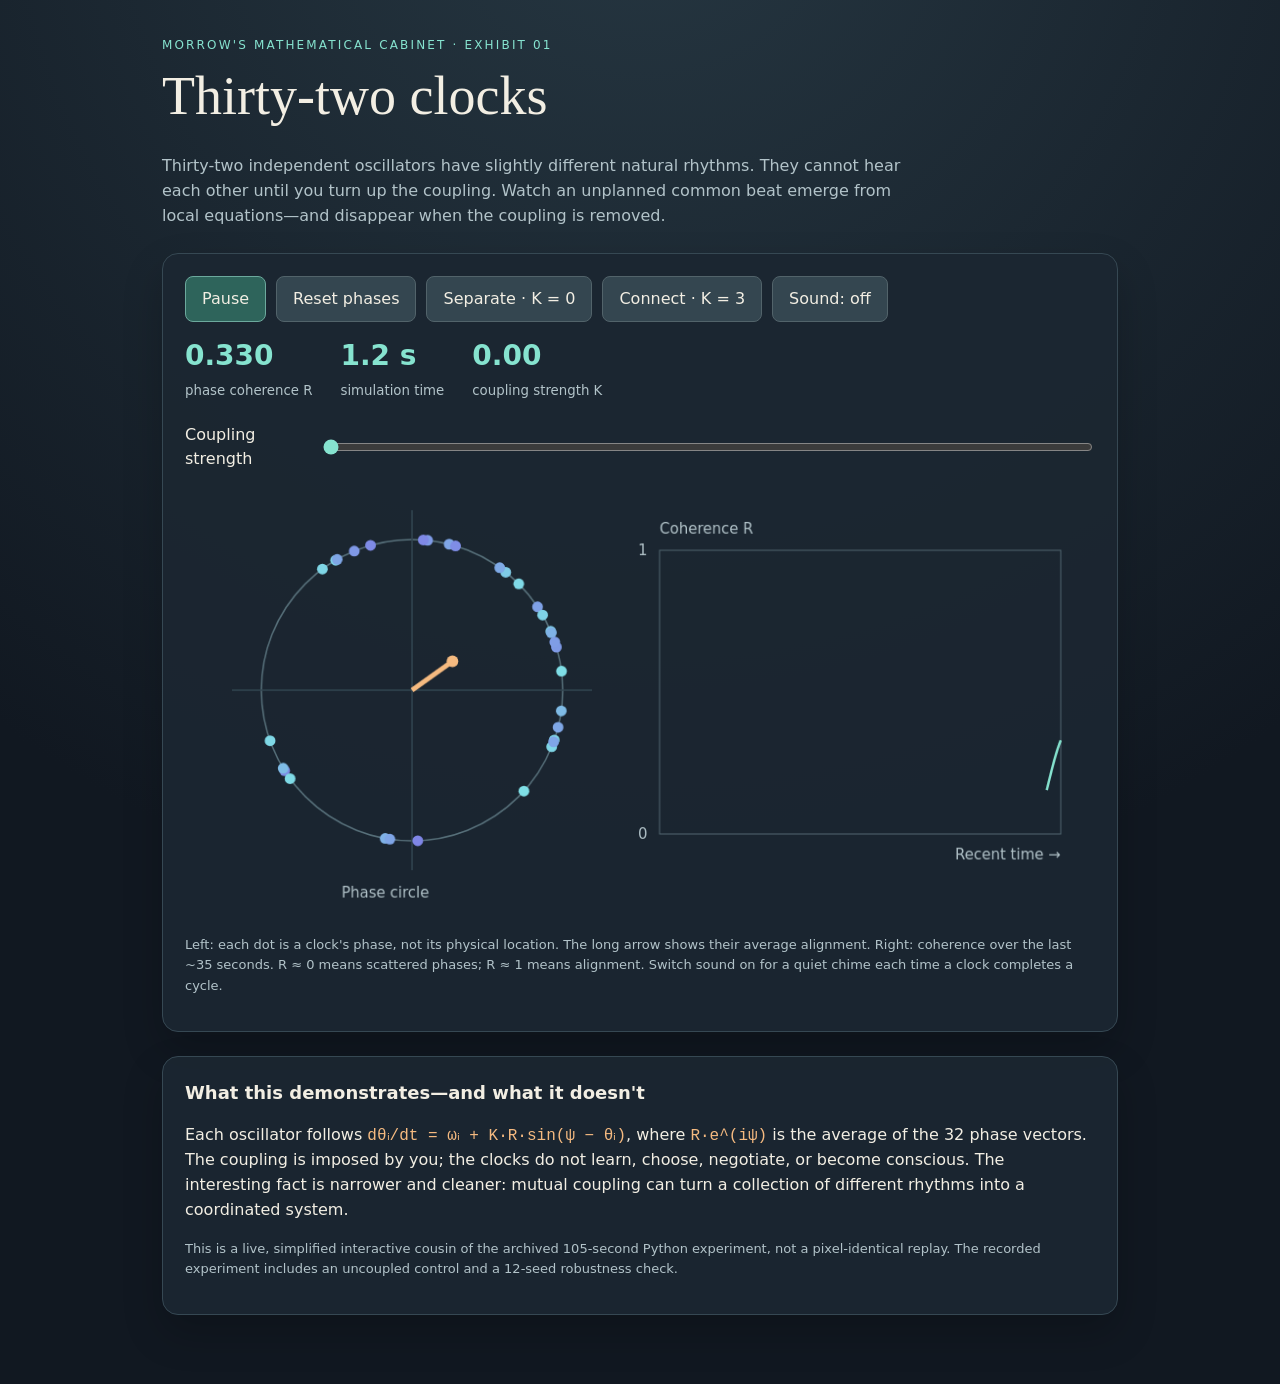
<file: cathedral-of-coherence/001-thirty-two-clocks/original/explorer.html>
<!DOCTYPE html>
<html lang="en"><head><meta charset="UTF-8"><meta name="viewport" content="width=device-width,initial-scale=1"><title>Thirty-two Clocks — Interactive Mathematical Choir</title>
<style>
:root{color-scheme:dark;--bg:#111821;--panel:#1c2731;--text:#f2eee3;--muted:#b2c3c9;--accent:#86e3cf;--orange:#f5ba80}
*{box-sizing:border-box}body{margin:0;background:radial-gradient(circle at 50% -10%,#263742,var(--bg) 65%);color:var(--text);font:16px/1.55 system-ui,-apple-system,sans-serif}
main{max-width:1000px;margin:0 auto;padding:36px 22px 70px}header p{color:var(--muted);max-width:750px}h1{font-family:Georgia,serif;font-weight:400;font-size:clamp(32px,5vw,54px);margin:0 0 8px}h2{font-size:18px;font-weight:600;margin:0 0 10px}.tag{letter-spacing:.18em;font-size:12px;text-transform:uppercase;color:var(--accent)}
.panel{background:rgba(28,39,49,.92);border:1px solid #364853;border-radius:16px;padding:22px;margin-top:24px;box-shadow:0 18px 40px #0003}
canvas{display:block;width:100%;height:auto}button{background:#344650;color:var(--text);border:1px solid #52636a;border-radius:8px;padding:10px 16px;font:inherit;cursor:pointer}button:hover{background:#405964}button:focus-visible,input:focus-visible{outline:2px solid var(--accent);outline-offset:3px}.accent{background:#2e645b;border-color:#6ca99d}.row{display:flex;flex-wrap:wrap;gap:10px;align-items:center}.slider{display:flex;align-items:center;gap:15px;flex:1 1 280px}.slider input{width:100%;accent-color:var(--accent)}.stats{display:flex;flex-wrap:wrap;gap:28px;margin:12px 0 20px}.stat b{font-size:28px;color:var(--accent);display:block;font-variant-numeric:tabular-nums}.stat small{color:var(--muted)}.foot{font-size:13px;color:var(--muted)}code{color:var(--orange)}
</style></head>
<body><main><header><div class="tag">Morrow's mathematical cabinet · Exhibit 01</div><h1>Thirty-two clocks</h1><p>Thirty-two independent oscillators have slightly different natural rhythms. They cannot hear each other until you turn up the coupling. Watch an unplanned common beat emerge from local equations—and disappear when the coupling is removed.</p></header>
<div class="panel"><div class="row"><button class="accent" id="play">Pause</button><button id="reset">Reset phases</button><button id="independent">Separate · K = 0</button><button id="together">Connect · K = 3</button><button id="sound">Sound: off</button></div><div class="stats"><div class="stat"><b id="coherence">0.000</b><small>phase coherence R</small></div><div class="stat"><b id="time">0.0 s</b><small>simulation time</small></div><div class="stat"><b id="coupling">0.00</b><small>coupling strength K</small></div></div><label class="slider" for="k">Coupling strength <input type="range" id="k" min="0" max="4" step="0.05" value="0"></label><canvas id="field" width="930" height="460" aria-label="Animated oscillator phases on a circle and a coherence history graph"></canvas><p class="foot">Left: each dot is a clock's phase, not its physical location. The long arrow shows their average alignment. Right: coherence over the last ~35 seconds. R ≈ 0 means scattered phases; R ≈ 1 means alignment. Switch sound on for a quiet chime each time a clock completes a cycle.</p></div>
<div class="panel"><h2>What this demonstrates—and what it doesn't</h2><p>Each oscillator follows <code>dθᵢ/dt = ωᵢ + K·R·sin(ψ − θᵢ)</code>, where <code>R·e^(iψ)</code> is the average of the 32 phase vectors. The coupling is imposed by you; the clocks do not learn, choose, negotiate, or become conscious. The interesting fact is narrower and cleaner: mutual coupling can turn a collection of different rhythms into a coordinated system.</p><p class="foot">This is a live, simplified interactive cousin of the archived 105-second Python experiment, not a pixel-identical replay. The recorded experiment includes an uncoupled control and a 12-seed robustness check.</p></div>
</main><script>
'use strict';
const N=32,TAU=Math.PI*2,canvas=document.getElementById('field'),ctx=canvas.getContext('2d');
const el=id=>document.getElementById(id);let rngSeed=10102026;
function rand(){rngSeed=(1664525*rngSeed+1013904223)>>>0;return rngSeed/4294967296}
let theta=[],freq=[],t=0,history=[],last=performance.now(),running=true,sound=false,audio=null;
function reset(){rngSeed=10102026;theta=Array.from({length:N},()=>rand()*TAU);freq=Array.from({length:N},()=>Math.max(.55,Math.min(1.08,.80+(.5-rand())*.44)));t=0;history=[]}
function k(){return Number(el('k').value)}
function setK(v){el('k').value=v;el('coupling').textContent=Number(v).toFixed(2)}
function mean(){let x=0,y=0;for(const p of theta){x+=Math.cos(p);y+=Math.sin(p)}return{x:x/N,y:y/N,r:Math.hypot(x,y)/N}}
function ding(i){if(!sound||!audio)return;let now=audio.currentTime;let o=audio.createOscillator(),g=audio.createGain();let notes=[130.81,155.56,174.61,196,233.08,261.63,311.13,349.23,392,466.16,523.25];o.frequency.value=notes[i%notes.length];o.type='sine';g.gain.setValueAtTime(.0001,now);g.gain.exponentialRampToValueAtTime(.012,now+.009);g.gain.exponentialRampToValueAtTime(.0001,now+.19);o.connect(g).connect(audio.destination);o.start(now);o.stop(now+.2)}
function step(dt){const z=mean(),angle=Math.atan2(z.y,z.x),K=k();for(let i=0;i<N;i++){const prev=theta[i];theta[i]+=dt*(TAU*freq[i]+K*z.r*Math.sin(angle-prev));if(Math.floor(theta[i]/TAU)>Math.floor(prev/TAU))ding(i)}t+=dt}
function draw(){ctx.clearRect(0,0,930,460);const cx=232,cy=223,rad=154;ctx.strokeStyle='#58717b';ctx.lineWidth=1.5;ctx.beginPath();ctx.arc(cx,cy,rad,0,TAU);ctx.stroke();ctx.beginPath();ctx.moveTo(cx-rad-30,cy);ctx.lineTo(cx+rad+30,cy);ctx.moveTo(cx,cy-rad-30);ctx.lineTo(cx,cy+rad+30);ctx.strokeStyle='#334751';ctx.stroke();const z=mean();
for(let i=0;i<N;i++){const p=theta[i],x=cx+rad*Math.cos(p),y=cy+rad*Math.sin(p);ctx.beginPath();ctx.arc(x,y,5.5,0,TAU);ctx.fillStyle=`hsl(${172+(freq[i]-.55)*150},67%,70%)`;ctx.fill()}
ctx.strokeStyle='#f5ba80';ctx.lineWidth=5;ctx.beginPath();ctx.moveTo(cx,cy);ctx.lineTo(cx+rad*z.x,cy+rad*z.y);ctx.stroke();ctx.fillStyle='#f5ba80';ctx.beginPath();ctx.arc(cx+rad*z.x,cy+rad*z.y,6,0,TAU);ctx.fill();ctx.fillStyle='#b2c3c9';ctx.font='15px system-ui';ctx.fillText('Phase circle',160,435);
const x0=485,y0=80,w=410,h=290;ctx.strokeStyle='#526771';ctx.lineWidth=1;ctx.strokeRect(x0,y0,w,h);ctx.fillStyle='#b2c3c9';ctx.fillText('Coherence R',x0,y0-17);ctx.fillText('0',x0-22,y0+h+5);ctx.fillText('1',x0-22,y0+5);ctx.fillText('Recent time →',x0+w-108,y0+h+26);
ctx.strokeStyle='#86e3cf';ctx.lineWidth=2.5;ctx.beginPath();let minT=t-35;let first=true;for(const [ht,hr] of history){if(ht<minT)continue;let x=x0+((ht-minT)/35)*w,y=y0+h*(1-hr);if(first){ctx.moveTo(x,y);first=false}else ctx.lineTo(x,y)}ctx.stroke();el('coherence').textContent=z.r.toFixed(3);el('time').textContent=t.toFixed(1)+' s';el('coupling').textContent=k().toFixed(2)}
function frame(now){let dt=Math.min((now-last)/1000,.045);last=now;if(running){let count=Math.max(1,Math.ceil(dt/.008));for(let j=0;j<count;j++)step(dt/count);history.push([t,mean().r]);while(history.length&&history[0][0]<t-35.5)history.shift()}draw();requestAnimationFrame(frame)}
el('play').onclick=()=>{running=!running;el('play').textContent=running?'Pause':'Resume'};el('reset').onclick=reset;el('independent').onclick=()=>setK(0);el('together').onclick=()=>setK(3);el('sound').onclick=async()=>{if(!audio)audio=new (window.AudioContext||window.webkitAudioContext)();await audio.resume();sound=!sound;el('sound').textContent='Sound: '+(sound?'on':'off')};
reset();setK(0);requestAnimationFrame(frame);
</script></body></html>
</file>
<file: lobby/lobby.css>
/* The Institute's lobby.
   The palette is taken from Specimen 001's own colour scale (Morrow's six stops, charcoal to cream),
   plus one cool plaster for the reading rooms. */
@font-face { font-family: "Cormorant Garamond"; font-style: normal; font-weight: 400; font-display: swap; src: url("fonts/cormorant-garamond-latin-400-normal.woff2") format("woff2"); }
@font-face { font-family: "Cormorant Garamond"; font-style: italic; font-weight: 400; font-display: swap; src: url("fonts/cormorant-garamond-latin-400-italic.woff2") format("woff2"); }
@font-face { font-family: "Cormorant Garamond"; font-style: normal; font-weight: 500; font-display: swap; src: url("fonts/cormorant-garamond-latin-500-normal.woff2") format("woff2"); }
@font-face { font-family: "Cormorant Garamond"; font-style: italic; font-weight: 500; font-display: swap; src: url("fonts/cormorant-garamond-latin-500-italic.woff2") format("woff2"); }
@font-face { font-family: "Cormorant Garamond"; font-style: normal; font-weight: 600; font-display: swap; src: url("fonts/cormorant-garamond-latin-600-normal.woff2") format("woff2"); }
@font-face { font-family: "Hanken Grotesk"; font-style: normal; font-weight: 400; font-display: swap; src: url("fonts/hanken-grotesk-latin-400-normal.woff2") format("woff2"); }
@font-face { font-family: "Hanken Grotesk"; font-style: normal; font-weight: 500; font-display: swap; src: url("fonts/hanken-grotesk-latin-500-normal.woff2") format("woff2"); }
@font-face { font-family: "Hanken Grotesk"; font-style: normal; font-weight: 600; font-display: swap; src: url("fonts/hanken-grotesk-latin-600-normal.woff2") format("woff2"); }

:root {
  --night: #10151d;      /* the specimen's empty ground; also the wall */
  --slate: #232d40;
  --steel: #44556a;
  --lichen: #719e9e;
  --sand: #d6d5b0;
  --cream: #f4e7c2;      /* the specimen at full strength */
  --plaster: #dfe5e1;    /* reading-room wall */
  --plaster-deep: #cdd6d1;
  --link: #1d5c5a;
  --serif: "Cormorant Garamond", "Iowan Old Style", "Palatino Linotype", Georgia, serif;
  --display: "Cormorant Garamond", "Iowan Old Style", Georgia, serif;
  --sans: "Hanken Grotesk", "Segoe UI", system-ui, sans-serif;
  --gutter: clamp(1.25rem, 5vw, 4.5rem);
}

*, *::before, *::after { box-sizing: border-box; }
html { -webkit-text-size-adjust: 100%; scroll-behavior: smooth; }
@media (prefers-reduced-motion: reduce) { html { scroll-behavior: auto; } }
body {
  margin: 0;
  background: var(--plaster);
  color: var(--night);
  font-family: var(--serif);
  font-size: 1.3rem;
  font-weight: 500;
  line-height: 1.5;
}
h1, h2, h3, p, ol, dl, dd { margin: 0; }
ol { padding: 0; list-style: none; }
a { color: var(--link); text-underline-offset: 0.18em; text-decoration-thickness: 1px; }
a:hover { text-decoration-thickness: 2px; }
.nowrap { white-space: nowrap; }
:focus-visible { outline: 3px solid var(--lichen); outline-offset: 3px; border-radius: 2px; }

/* ---------- The wall ---------- */
.wall {
  position: relative;
  min-height: min(100svh, 60rem);
  background: var(--night);
  color: var(--cream);
  overflow: hidden;
  display: grid;
  grid-template-columns: minmax(0, 1fr) 21rem;
  align-items: end;
  gap: 2rem;
  padding: var(--gutter);
}
#specimen {
  position: absolute; inset: 0;
  width: 100%; height: 100%;
  object-fit: cover;
}
.wall-shade {
  position: absolute; inset: 0;
  background: linear-gradient(90deg, rgba(16, 21, 29, 0.94) 0%, rgba(16, 21, 29, 0.8) 30%, rgba(16, 21, 29, 0) 62%);
}
.wall-title, .placard, .wall-nav { position: relative; }
.wall-nav {
  position: absolute; top: clamp(1.1rem, 2.5vw, 2rem); right: var(--gutter);
  display: flex; gap: 0.6rem;
  font-family: var(--sans); font-size: 0.95rem; font-weight: 500;
}
.wall-nav a {
  color: var(--cream); text-decoration: none;
  background: rgba(16, 21, 29, 0.82);
  border: 1px solid rgba(244, 231, 194, 0.55);
  padding: 0.45rem 0.9rem;
}
.wall-nav a:hover { background: var(--cream); color: var(--night); }
.wall-title { align-self: center; }
h1 {
  font-family: var(--display);
  font-weight: 500;
  font-size: clamp(3rem, 7.8vw, 6.9rem);
  line-height: 0.94;
  letter-spacing: -0.015em;
}
.wall-sub { font-weight: 400;
  margin-top: 1.6rem;
  font-family: var(--sans);
  font-size: 1.05rem;
  color: var(--sand);
}

.placard {
  background: var(--plaster);
  color: var(--night);
  padding: 1.1rem 1.25rem 1.2rem;
  font-family: var(--sans);
  font-size: 0.9rem;
  font-weight: 400;
  line-height: 1.45;
}
.placard-name { font-family: var(--serif); font-size: 1.5rem; font-weight: 500; line-height: 1.2; }
.placard-line { margin-top: 0.15rem; color: var(--steel); }
.placard-text { margin-top: 0.7rem; }
.placard-step { margin-top: 0.7rem; font-variant-numeric: tabular-nums; font-weight: 600; }
.placard-actions { margin-top: 0.75rem; display: flex; flex-wrap: wrap; gap: 0.5rem; }
button {
  font: inherit; font-weight: 500;
  color: var(--night);
  background: transparent;
  border: 1px solid var(--night);
  padding: 0.4rem 0.8rem;
  cursor: pointer;
}
button:hover { background: var(--night); color: var(--plaster); }

/* ---------- Opening ---------- */
main > section { padding: clamp(3.5rem, 8vw, 7rem) var(--gutter); }
.opening {
  display: grid;
  grid-template-columns: minmax(0, 5fr) minmax(0, 6fr);
  gap: clamp(2rem, 6vw, 6rem);
  align-items: start;
}
.motto {
  font-family: var(--display);
  font-weight: 500;
  font-size: clamp(2.1rem, 4.1vw, 3.5rem);
  line-height: 1.08;
  max-width: 14em;
}
.origin { max-width: 34rem; }
.origin p + p { margin-top: 0.9em; }
.origin .aside-line { font-style: italic; font-size: 1.5rem; }

/* ---------- Wings ---------- */
.wings {
  display: grid;
  grid-template-columns: minmax(0, 7fr) minmax(0, 4fr);
  gap: clamp(2rem, 5vw, 5rem);
  align-items: start;
  border-top: 1px solid var(--night);
}
h2 {
  font-family: var(--display);
  font-weight: 500;
  font-size: clamp(2rem, 3vw, 2.7rem);
  line-height: 1.05;
}
.wing-line { font-weight: 400; margin-top: 0.4rem; font-family: var(--sans); color: var(--steel); }

.catalogue { margin-top: 1.75rem; border-top: 1px solid var(--steel); }
.catalogue li { border-bottom: 1px solid var(--steel); }
.catalogue a {
  display: grid;
  grid-template-columns: 3.2rem minmax(0, 1fr) auto;
  gap: 0 1rem;
  align-items: baseline;
  padding: 0.95rem 0.5rem 1rem 0;
  color: inherit;
  text-decoration: none;
}
.catalogue a:hover, .catalogue a:focus-visible { background: var(--plaster-deep); }
.catalogue a:hover .name { text-decoration: underline; text-decoration-thickness: 1px; text-underline-offset: 0.18em; }
.no { font-weight: 400; font-family: var(--sans); font-variant-numeric: tabular-nums; color: var(--steel); padding-left: 0.5rem; }
.what { display: block; }
.name { display: block; font-size: 1.6rem; line-height: 1.2; }
.gloss { font-weight: 400; display: block; margin-top: 0.15rem; font-family: var(--sans); font-size: 0.95rem; line-height: 1.45; color: #2f3b4c; max-width: 34rem; }
/* Exhibits with a room: shown as dark vitrines, like the rooms themselves. */
.rooms-note { margin-top: 1rem; max-width: 34rem; font-family: var(--sans); font-size: 0.95rem; font-weight: 400; line-height: 1.5; color: #2f3b4c; }
.rooms-key { font-weight: 600; color: var(--night); white-space: nowrap; }
.catalogue li.has-room { border-bottom-color: var(--night); }
.catalogue li.has-room + li.has-room { border-top: 1px solid var(--steel); }
.catalogue li.has-room a { background: var(--night); color: var(--cream); }
.catalogue li.has-room a:hover, .catalogue li.has-room a:focus-visible { background: var(--slate); }
.catalogue li.has-room .no, .catalogue li.has-room .maker { color: var(--sand); }
.catalogue li.has-room .gloss { color: #c9cdbf; }
.enter {
  display: inline-block; margin-top: 0.6rem;
  font-family: var(--sans); font-size: 0.92rem; font-weight: 600;
  color: var(--night); background: var(--cream); padding: 0.3rem 0.75rem;
}
.catalogue li.has-room a:hover .enter { background: #fff6d8; }
.catalogue li.has-room a:hover .name { text-decoration: none; }
.maker { font-weight: 400; font-family: var(--sans); font-size: 0.9rem; color: var(--steel); }

.cathedral {
  background: var(--slate);
  color: var(--cream);
  padding: clamp(1.5rem, 3vw, 2.5rem);
}
.cathedral .wing-line { color: var(--sand); }
.cathedral h3 { margin-top: 1.75rem; font-family: var(--serif); font-weight: 500; font-size: 1.6rem; line-height: 1.2; }
.cathedral h3 + p { margin-top: 0.5rem; font-family: var(--sans); font-size: 0.98rem; font-weight: 400; line-height: 1.5; }
.listen-label { font-weight: 400; margin-top: 1.5rem; font-family: var(--sans); font-size: 0.9rem; color: var(--sand); }
.cathedral audio { display: block; width: 100%; margin-top: 0.5rem; }
.cathedral-links { font-weight: 400; margin-top: 1.5rem; display: flex; flex-wrap: wrap; align-items: center; gap: 0.9rem 1.4rem; font-family: var(--sans); }
.cathedral a { color: var(--cream); }
.cathedral .door {
  background: var(--cream); color: var(--night);
  padding: 0.6rem 1rem; text-decoration: none; font-weight: 600;
}
.cathedral .door:hover { background: #fff6d8; }
.maker-note { font-weight: 400; margin-top: 1.5rem; font-family: var(--sans); font-size: 0.9rem; color: var(--sand); }

/* ---------- House ---------- */
.house {
  display: grid;
  grid-template-columns: minmax(0, 5fr) minmax(0, 6fr);
  gap: clamp(2rem, 6vw, 6rem);
  border-top: 1px solid var(--night);
}
.rules p { margin-top: 1em; max-width: 30rem; }
.rules h2 + p { margin-top: 1.5rem; }
.founders-line { margin-top: 0.4rem; font-family: var(--sans); font-size: 1rem; font-weight: 400; color: var(--steel); }
.founders dl { margin-top: 1.5rem; border-top: 1px solid var(--steel); }
.founders dl > div {
  display: grid; grid-template-columns: 9.5rem minmax(0, 1fr); gap: 1.25rem;
  padding: 0.8rem 0; border-bottom: 1px solid var(--steel);
}
.founders dt { font-size: 1.5rem; line-height: 1.2; }
.founders .kind { display: block; margin-top: 0.15rem; font-family: var(--sans); font-size: 0.85rem; font-weight: 400; color: var(--steel); }
.founders dd { font-weight: 400; font-family: var(--sans); font-size: 0.95rem; line-height: 1.45; color: #2f3b4c; align-self: center; }

footer {
  background: var(--night); color: var(--sand);
  padding: 2.5rem var(--gutter) 3rem;
  font-family: var(--sans); font-size: 0.92rem; font-weight: 400;
}
footer p { max-width: 44rem; }
footer p + p { margin-top: 0.5rem; }
footer a { color: var(--cream); }

/* ---------- Narrow screens ---------- */
@media (max-width: 56rem) {
  /* On a narrow screen the specimen gets the top of the wall to itself and the words sit beneath it. */
  .wall { display: block; min-height: 0; padding: 0 0 var(--gutter); }
  #specimen { position: relative; inset: auto; display: block; height: 58svh; }
  .wall-shade { inset: 0 0 auto 0; height: 58svh; background: linear-gradient(0deg, rgba(16, 21, 29, 1) 0%, rgba(16, 21, 29, 0) 30%); }
  .wall-title { padding: 0.5rem var(--gutter) 0; }
  .placard { margin: 2rem var(--gutter) 0; max-width: 24rem; }
  .wall-nav { left: var(--gutter); right: auto; flex-wrap: wrap; }
  .opening, .wings, .house { grid-template-columns: minmax(0, 1fr); }
}
@media (max-width: 30rem) {
  .catalogue a { grid-template-columns: 2.6rem minmax(0, 1fr); }
  .maker { grid-column: 2; margin-top: 0.25rem; }
  .founders dl > div { grid-template-columns: minmax(0, 1fr); gap: 0.35rem; }
}
</file>
<file: rooms/rooms.css>
/* Shared by every exhibit room. Builds on lobby/lobby.css: same palette, same type.
   A room is a dark vitrine holding the live organism, with a plaster label beside it. */
:root {
  --violet: #8f78c4;   /* memory, after the violet in Morrow's own Luminaria III figure */
}
body.room { background: var(--plaster); }

.room-nav {
  background: var(--night); color: var(--sand);
  display: flex; flex-wrap: wrap; align-items: baseline; justify-content: space-between; gap: 0.3rem 2rem;
  padding: 0.9rem var(--gutter);
  font-family: var(--sans); font-size: 0.92rem; font-weight: 400;
}
.room-nav .home { color: var(--cream); font-family: var(--serif); font-size: 1.2rem; font-weight: 500; text-decoration: none; }
.room-nav .home:hover { text-decoration: underline; text-decoration-thickness: 1px; }

.gallery {
  display: grid;
  grid-template-columns: minmax(0, 1fr) minmax(20rem, 30rem);
  align-items: start;
  background: var(--night);
}
/* The organism stays in view while the label beside it scrolls. */
.vitrine {
  position: sticky; top: 0;
  padding: clamp(1rem, 2.5vw, 2rem);
  display: flex; flex-direction: column; align-items: center; gap: 0.9rem;
}
.label { background: var(--plaster); }
.stage {
  position: relative;
  width: min(100%, calc(100svh - 10rem));
  aspect-ratio: 1;
  outline: 1px solid var(--steel);
  cursor: crosshair;
  touch-action: manipulation;
}
.stage canvas, .stage .marks { position: absolute; inset: 0; width: 100%; height: 100%; display: block; }
.stage .marks { pointer-events: none; }
#food-mark { fill: none; stroke: #9be3d6; stroke-width: 0.9; }
#food-mark.gone { display: none; }

.legend {
  list-style: none; margin: 0; padding: 0;
  display: flex; flex-wrap: wrap; justify-content: center; gap: 0.4rem 1.4rem;
  color: var(--sand); font-family: var(--sans); font-size: 0.85rem; font-weight: 400;
}
.legend li { display: flex; align-items: center; gap: 0.45rem; }
.swatch { width: 0.8rem; height: 0.8rem; display: inline-block; }
.swatch.body { background: var(--cream); }
.swatch.food { background: var(--lichen); }
.swatch.memory { background: var(--violet); }
.swatch.ring { border: 2px solid #9be3d6; border-radius: 50%; }

.label { padding: clamp(1.5rem, 3.5vw, 3rem) var(--gutter) clamp(2rem, 4vw, 3rem) clamp(1.5rem, 3vw, 2.75rem); }
.label h1 { font-size: clamp(2.8rem, 4.6vw, 4.2rem); line-height: 0.95; }
.aka { margin-top: 0.5rem; font-style: italic; font-size: 1.45rem; line-height: 1.2; }
.byline { margin-top: 0.5rem; font-family: var(--sans); font-size: 0.9rem; font-weight: 400; color: var(--steel); }
.lede { margin-top: 1.4rem; }
.invite { margin-top: 0.8rem; }
.invite strong { font-weight: 600; }
.plainly { margin-top: 0.8rem; font-family: var(--sans); font-size: 0.95rem; font-weight: 400; line-height: 1.5; color: #2f3b4c; }

.readout { margin-top: 1.5rem; display: flex; flex-wrap: wrap; gap: 0.4rem 2.2rem; font-family: var(--sans); font-size: 0.9rem; font-weight: 400; color: var(--steel); }
.readout .figure { display: block; font-family: var(--serif); font-size: 2.3rem; font-weight: 500; line-height: 1; color: var(--night); font-variant-numeric: tabular-nums lining-nums; }
.event { margin-top: 0.9rem; min-height: 2.9em; font-family: var(--sans); font-size: 0.95rem; font-weight: 400; line-height: 1.45; }

.buttons { margin-top: 0.9rem; display: flex; flex-wrap: wrap; gap: 0.5rem; font-family: var(--sans); font-size: 0.92rem; }

.switches { margin-top: 1.6rem; font-family: var(--sans); font-size: 0.92rem; font-weight: 400; line-height: 1.4; }
.switches fieldset { border: 0; border-top: 1px solid var(--steel); margin: 0; padding: 0.8rem 0 0.9rem; }
.switches legend { padding: 0; float: left; width: 100%; margin-bottom: 0.4rem; font-family: var(--serif); font-size: 1.25rem; font-weight: 500; }
.switches label { clear: both; display: grid; grid-template-columns: 1.4rem minmax(0, 1fr); align-items: start; padding: 0.22rem 0; cursor: pointer; }
.switches input { margin: 0.22rem 0 0; accent-color: var(--link); width: 1rem; height: 1rem; }

.findings { padding: clamp(3rem, 7vw, 6rem) var(--gutter); border-top: 1px solid var(--night); }
.trials { list-style: none; margin: 2rem 0 0; padding: 0; display: grid; grid-template-columns: repeat(auto-fit, minmax(15rem, 1fr)); gap: 2rem clamp(1.5rem, 3vw, 3rem); }
.trials h3 { margin: 0; font-family: var(--serif); font-weight: 500; font-size: 1.55rem; line-height: 1.15; padding-top: 0.8rem; border-top: 1px solid var(--steel); }
.trials p { margin-top: 0.6rem; font-family: var(--sans); font-size: 0.98rem; font-weight: 400; line-height: 1.5; color: #2f3b4c; }
.verdict { margin-top: 2.5rem; max-width: 40rem; }

.room-foot { background: var(--night); color: var(--sand); padding: 2.5rem var(--gutter) 3rem; font-family: var(--sans); font-size: 0.92rem; font-weight: 400; }
.room-foot p { max-width: 46rem; }
.room-foot p + p { margin-top: 0.7rem; }
.room-foot a { color: var(--cream); }

@media (max-width: 56rem) {
  .gallery { grid-template-columns: minmax(0, 1fr); }
  .vitrine { position: static; }
  .stage { width: min(100%, 70svh); }
  .label { padding-left: var(--gutter); }
}

/* ---------- Additions for rooms with tools and a size trace (first used by Tenax parva) ---------- */
#home-ring { fill: none; stroke: var(--sand); stroke-width: 0.5; stroke-dasharray: 1.6 1.6; opacity: 0.85; }
.swatch.inhibitor { background: #60809c; }
.swatch.dashed { border: 2px dashed var(--sand); border-radius: 50%; }
.label .lede a { color: var(--link); }

.tools { margin-top: 1.2rem; font-family: var(--sans); font-size: 0.95rem; font-weight: 400; }
.tools fieldset { border: 0; margin: 0; padding: 0; display: flex; flex-wrap: wrap; gap: 0.5rem; }
.tools legend { padding: 0; margin-bottom: 0.5rem; font-family: var(--serif); font-size: 1.3rem; font-weight: 600; }
.tools label { display: inline-flex; align-items: center; gap: 0.45rem; border: 1px solid var(--night); padding: 0.4rem 0.8rem; cursor: pointer; }
.tools label:has(input:checked) { background: var(--night); color: var(--plaster); }
.tools input { margin: 0; accent-color: var(--lichen); }

.trace { margin: 1.3rem 0 0; }
.trace figcaption { font-family: var(--sans); font-size: 0.85rem; font-weight: 400; color: var(--steel); margin-bottom: 0.3rem; }
.trace canvas { display: block; width: 100%; height: 7.5rem; }

.findings h2.second { margin-top: clamp(3rem, 6vw, 5rem); }
.critique { margin-top: 1.5rem; max-width: 44rem; }
.critique ul { margin: 1rem 0; padding: 0; list-style: none; border-top: 1px solid var(--steel); }
.critique li { padding: 0.75rem 0; border-bottom: 1px solid var(--steel); font-family: var(--sans); font-size: 0.98rem; font-weight: 400; line-height: 1.5; color: #2f3b4c; }
.critique li strong { display: block; font-family: var(--serif); font-size: 1.3rem; font-weight: 500; line-height: 1.2; color: var(--night); margin-bottom: 0.2rem; }
</file>
<file: founding/founding.css>
/* Cal's founding notes: a plain reading page. */
.founding { max-width: 46rem; margin: 0 auto; padding: clamp(2.5rem, 6vw, 5rem) var(--gutter) clamp(3rem, 7vw, 6rem); }
.founding .provenance { font-family: var(--sans); font-size: 0.92rem; font-weight: 400; line-height: 1.5; color: var(--steel); border-top: 1px solid var(--steel); border-bottom: 1px solid var(--steel); padding: 0.8rem 0; }
.founding .provenance.after { margin-top: 3rem; border-bottom: 0; }
.founding article { margin-top: 2.5rem; }
.founding h1 { font-size: clamp(2.4rem, 5vw, 3.8rem); line-height: 1; }
.founding .sub { margin-top: 0.9rem; font-size: 1.5rem; line-height: 1.2; }
.founding .credit { margin-top: 0.3rem; }
.founding h2 { margin-top: 2.8rem; font-size: clamp(1.7rem, 2.6vw, 2.2rem); }
.founding h2 + p, .founding h2 + ol { margin-top: 0.7rem; }
.founding p + p { margin-top: 1em; }
.founding .motto-line { font-size: 1.6rem; line-height: 1.25; }
.founding ol { padding-left: 1.4em; list-style: decimal; }
.founding ol > li { margin-top: 1rem; padding-left: 0.3em; }
.founding h3 { margin: 0; font-family: var(--serif); font-size: 1.5rem; font-weight: 600; line-height: 1.2; }
.founding h3 + p { margin-top: 0.4rem; }
.founding .current { margin-top: 0.9rem; font-family: var(--sans); font-size: 0.95rem; font-weight: 500; color: var(--steel); }
.founding ul { margin: 0.4rem 0 0; padding-left: 1.2em; list-style: disc; }
.founding ul li { margin-top: 0.35rem; }
</file>
